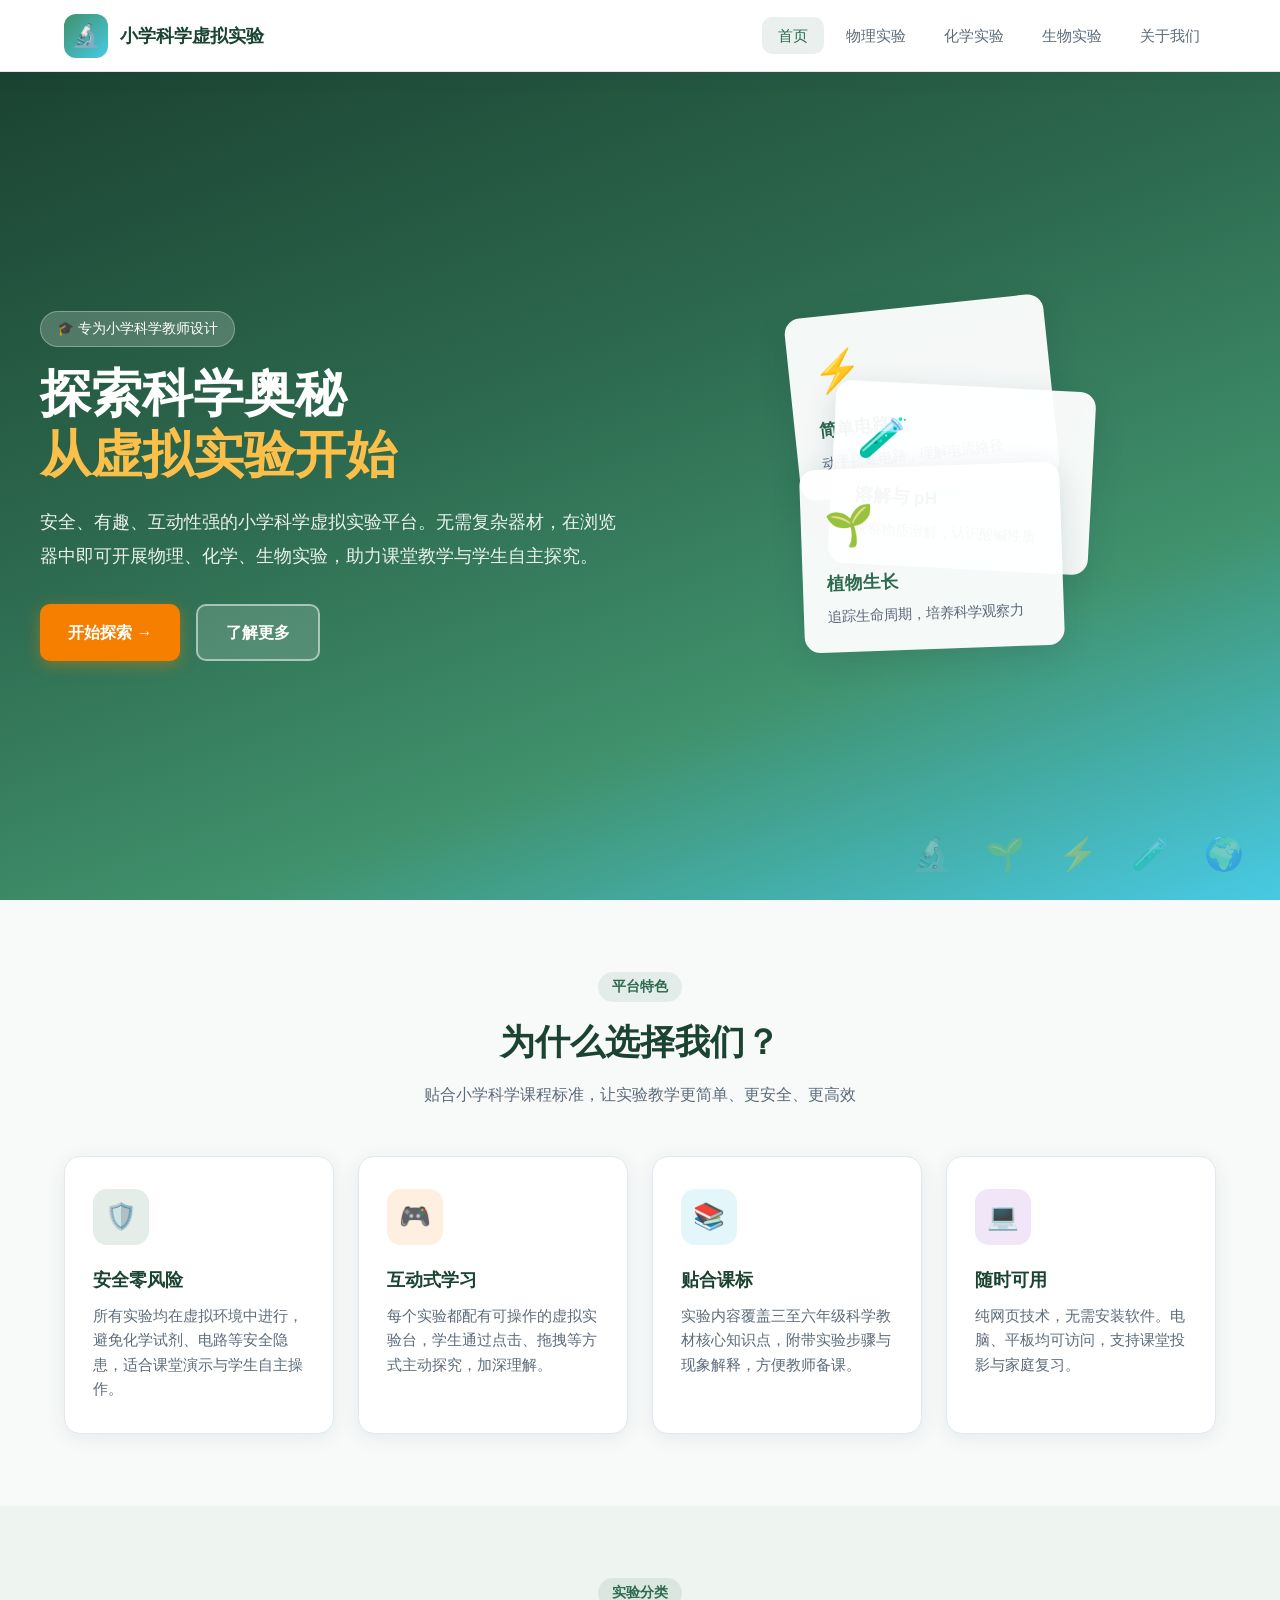
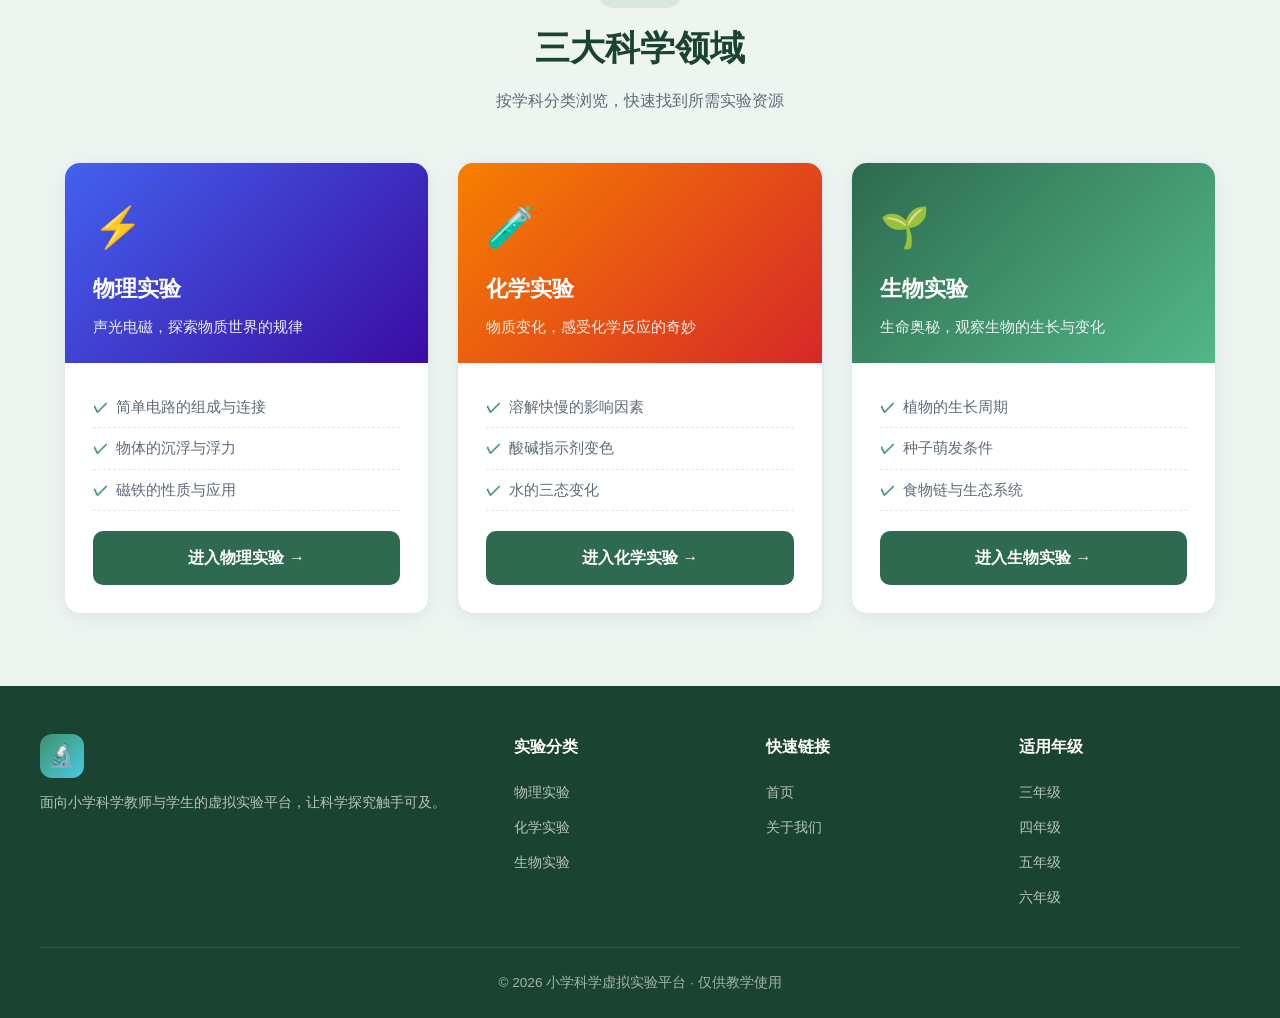
<file: index.html>
<!DOCTYPE html>
<html lang="zh-CN">
<head>
  <meta charset="UTF-8">
  <meta name="viewport" content="width=device-width, initial-scale=1.0">
  <title>小学科学虚拟实验 - 首页</title>
  <link rel="stylesheet" href="css/style.css">
</head>
<body>

  <!-- 导航栏 -->
  <nav class="navbar">
    <div class="nav-container">
      <a href="index.html" class="logo">
        <div class="logo-icon">🔬</div>
        <span>小学科学虚拟实验</span>
      </a>
      <button class="nav-toggle" aria-label="打开菜单">
        <span></span><span></span><span></span>
      </button>
      <ul class="nav-links">
        <li><a href="index.html">首页</a></li>
        <li><a href="physics.html">物理实验</a></li>
        <li><a href="chemistry.html">化学实验</a></li>
        <li><a href="biology.html">生物实验</a></li>
        <li><a href="about.html">关于我们</a></li>
      </ul>
    </div>
  </nav>

  <!-- 首页横幅 -->
  <section class="home-hero">
    <div class="home-hero-content">
      <div class="home-hero-text">
        <div class="hero-badge">🎓 专为小学科学教师设计</div>
        <h1>探索科学奥秘<br><span>从虚拟实验开始</span></h1>
        <p>安全、有趣、互动性强的小学科学虚拟实验平台。无需复杂器材，在浏览器中即可开展物理、化学、生物实验，助力课堂教学与学生自主探究。</p>
        <div class="hero-buttons">
          <a href="physics.html" class="btn btn-primary">开始探索 →</a>
          <a href="about.html" class="btn btn-outline">了解更多</a>
        </div>
      </div>
      <div class="hero-visual">
        <div class="hero-card-stack">
          <div class="hero-card">
            <div class="card-icon">⚡</div>
            <h3>简单电路</h3>
            <p>动手搭建电路，理解电流路径</p>
          </div>
          <div class="hero-card">
            <div class="card-icon">🧪</div>
            <h3>溶解与 pH</h3>
            <p>观察物质溶解，认识酸碱性质</p>
          </div>
          <div class="hero-card">
            <div class="card-icon">🌱</div>
            <h3>植物生长</h3>
            <p>追踪生命周期，培养科学观察力</p>
          </div>
        </div>
      </div>
    </div>
  </section>

  <!-- 平台特色 -->
  <section class="section">
    <div class="container">
      <div class="section-header">
        <span class="section-tag">平台特色</span>
        <h2>为什么选择我们？</h2>
        <p>贴合小学科学课程标准，让实验教学更简单、更安全、更高效</p>
      </div>
      <div class="features-grid">
        <div class="feature-card">
          <div class="feature-icon green">🛡️</div>
          <h3>安全零风险</h3>
          <p>所有实验均在虚拟环境中进行，避免化学试剂、电路等安全隐患，适合课堂演示与学生自主操作。</p>
        </div>
        <div class="feature-card">
          <div class="feature-icon orange">🎮</div>
          <h3>互动式学习</h3>
          <p>每个实验都配有可操作的虚拟实验台，学生通过点击、拖拽等方式主动探究，加深理解。</p>
        </div>
        <div class="feature-card">
          <div class="feature-icon blue">📚</div>
          <h3>贴合课标</h3>
          <p>实验内容覆盖三至六年级科学教材核心知识点，附带实验步骤与现象解释，方便教师备课。</p>
        </div>
        <div class="feature-card">
          <div class="feature-icon purple">💻</div>
          <h3>随时可用</h3>
          <p>纯网页技术，无需安装软件。电脑、平板均可访问，支持课堂投影与家庭复习。</p>
        </div>
      </div>
    </div>
  </section>

  <!-- 学科分类 -->
  <section class="section" style="background: #eef5f1;">
    <div class="container">
      <div class="section-header">
        <span class="section-tag">实验分类</span>
        <h2>三大科学领域</h2>
        <p>按学科分类浏览，快速找到所需实验资源</p>
      </div>
      <div class="subject-grid">
        <div class="subject-card">
          <div class="subject-card-header physics">
            <div class="subject-icon">⚡</div>
            <h3>物理实验</h3>
            <p>声光电磁，探索物质世界的规律</p>
          </div>
          <div class="subject-card-body">
            <ul>
              <li>简单电路的组成与连接</li>
              <li>物体的沉浮与浮力</li>
              <li>磁铁的性质与应用</li>
            </ul>
            <a href="physics.html" class="btn">进入物理实验 →</a>
          </div>
        </div>
        <div class="subject-card">
          <div class="subject-card-header chemistry">
            <div class="subject-icon">🧪</div>
            <h3>化学实验</h3>
            <p>物质变化，感受化学反应的奇妙</p>
          </div>
          <div class="subject-card-body">
            <ul>
              <li>溶解快慢的影响因素</li>
              <li>酸碱指示剂变色</li>
              <li>水的三态变化</li>
            </ul>
            <a href="chemistry.html" class="btn">进入化学实验 →</a>
          </div>
        </div>
        <div class="subject-card">
          <div class="subject-card-header biology">
            <div class="subject-icon">🌱</div>
            <h3>生物实验</h3>
            <p>生命奥秘，观察生物的生长与变化</p>
          </div>
          <div class="subject-card-body">
            <ul>
              <li>植物的生长周期</li>
              <li>种子萌发条件</li>
              <li>食物链与生态系统</li>
            </ul>
            <a href="biology.html" class="btn">进入生物实验 →</a>
          </div>
        </div>
      </div>
    </div>
  </section>

  <!-- 页脚 -->
  <footer class="footer">
    <div class="footer-grid">
      <div class="footer-brand">
        <div class="logo">
          <div class="logo-icon">🔬</div>
          <span>小学科学虚拟实验</span>
        </div>
        <p>面向小学科学教师与学生的虚拟实验平台，让科学探究触手可及。</p>
      </div>
      <div class="footer-links">
        <h4>实验分类</h4>
        <a href="physics.html">物理实验</a>
        <a href="chemistry.html">化学实验</a>
        <a href="biology.html">生物实验</a>
      </div>
      <div class="footer-links">
        <h4>快速链接</h4>
        <a href="index.html">首页</a>
        <a href="about.html">关于我们</a>
      </div>
      <div class="footer-links">
        <h4>适用年级</h4>
        <a href="#">三年级</a>
        <a href="#">四年级</a>
        <a href="#">五年级</a>
        <a href="#">六年级</a>
      </div>
    </div>
    <div class="footer-bottom">
      <p>© 2026 小学科学虚拟实验平台 · 仅供教学使用</p>
    </div>
  </footer>

  <script src="js/main.js"></script>
</body>
</html>
</file>
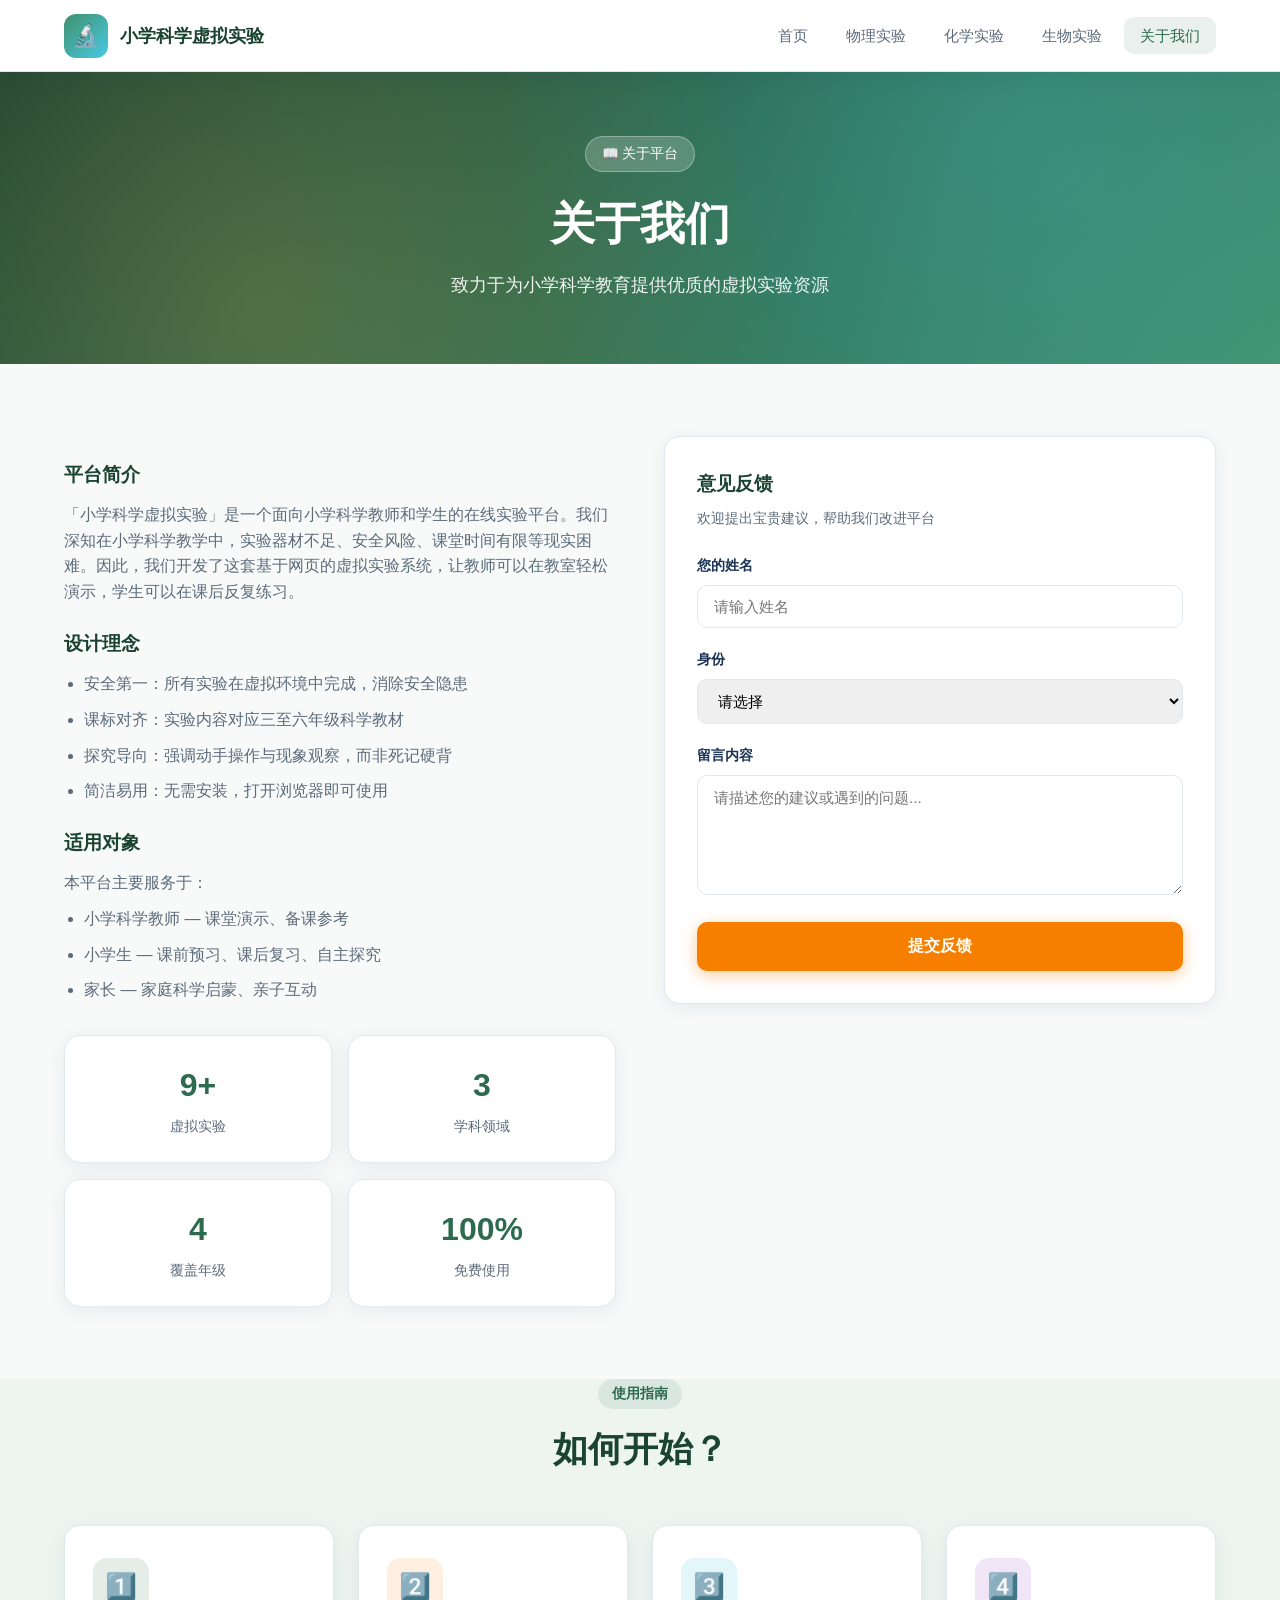
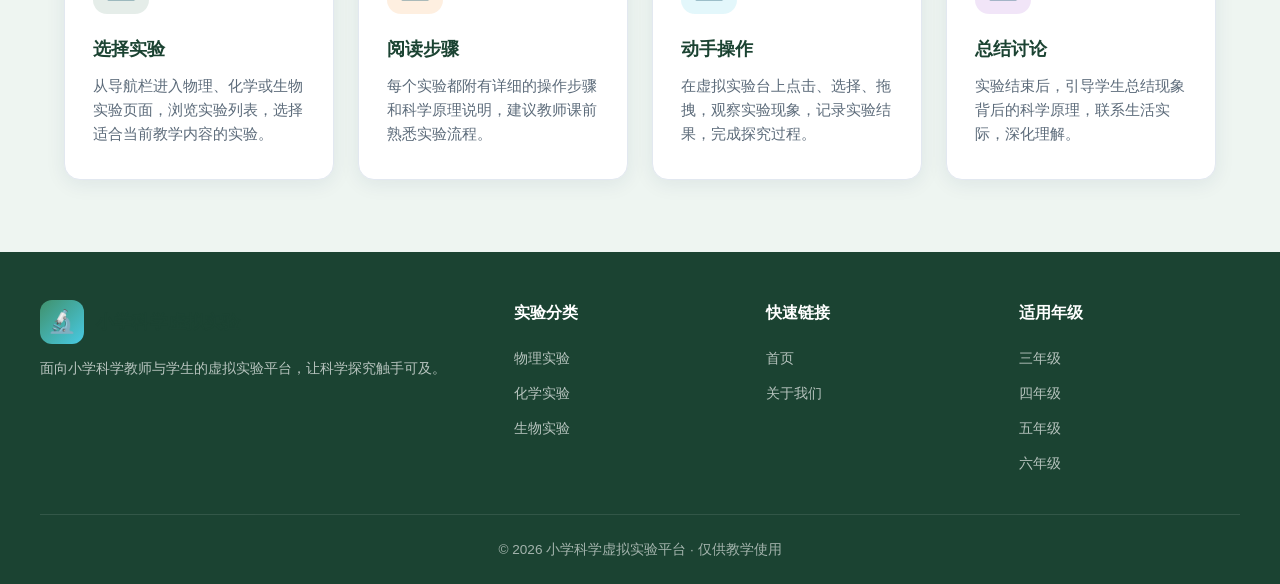
<file: about.html>
<!DOCTYPE html>
<html lang="zh-CN">
<head>
  <meta charset="UTF-8">
  <meta name="viewport" content="width=device-width, initial-scale=1.0">
  <title>关于我们 - 小学科学虚拟实验</title>
  <link rel="stylesheet" href="css/style.css">
</head>
<body>

  <nav class="navbar">
    <div class="nav-container">
      <a href="index.html" class="logo">
        <div class="logo-icon">🔬</div>
        <span>小学科学虚拟实验</span>
      </a>
      <button class="nav-toggle" aria-label="打开菜单">
        <span></span><span></span><span></span>
      </button>
      <ul class="nav-links">
        <li><a href="index.html">首页</a></li>
        <li><a href="physics.html">物理实验</a></li>
        <li><a href="chemistry.html">化学实验</a></li>
        <li><a href="biology.html">生物实验</a></li>
        <li><a href="about.html">关于我们</a></li>
      </ul>
    </div>
  </nav>

  <header class="page-hero">
    <div class="container">
      <div class="hero-badge">📖 关于平台</div>
      <h1>关于我们</h1>
      <p>致力于为小学科学教育提供优质的虚拟实验资源</p>
    </div>
  </header>

  <section class="section">
    <div class="container">
      <div class="about-content">
        <div class="about-text">
          <h3>平台简介</h3>
          <p>「小学科学虚拟实验」是一个面向小学科学教师和学生的在线实验平台。我们深知在小学科学教学中，实验器材不足、安全风险、课堂时间有限等现实困难。因此，我们开发了这套基于网页的虚拟实验系统，让教师可以在教室轻松演示，学生可以在课后反复练习。</p>

          <h3>设计理念</h3>
          <ul>
            <li>安全第一：所有实验在虚拟环境中完成，消除安全隐患</li>
            <li>课标对齐：实验内容对应三至六年级科学教材</li>
            <li>探究导向：强调动手操作与现象观察，而非死记硬背</li>
            <li>简洁易用：无需安装，打开浏览器即可使用</li>
          </ul>

          <h3>适用对象</h3>
          <p>本平台主要服务于：</p>
          <ul>
            <li>小学科学教师 — 课堂演示、备课参考</li>
            <li>小学生 — 课前预习、课后复习、自主探究</li>
            <li>家长 — 家庭科学启蒙、亲子互动</li>
          </ul>

          <div class="about-stats" style="margin-top: 32px;">
            <div class="stat-box">
              <div class="stat-num">9+</div>
              <div class="stat-label">虚拟实验</div>
            </div>
            <div class="stat-box">
              <div class="stat-num">3</div>
              <div class="stat-label">学科领域</div>
            </div>
            <div class="stat-box">
              <div class="stat-num">4</div>
              <div class="stat-label">覆盖年级</div>
            </div>
            <div class="stat-box">
              <div class="stat-num">100%</div>
              <div class="stat-label">免费使用</div>
            </div>
          </div>
        </div>

        <div class="contact-form">
          <h3 style="margin-bottom: 8px; color: var(--primary-dark);">意见反馈</h3>
          <p style="color: var(--text-muted); font-size: 0.9rem; margin-bottom: 24px;">欢迎提出宝贵建议，帮助我们改进平台</p>
          <form id="contact-form">
            <div class="form-group">
              <label for="name">您的姓名</label>
              <input type="text" id="name" name="name" placeholder="请输入姓名" required>
            </div>
            <div class="form-group">
              <label for="role">身份</label>
              <select id="role" name="role" required>
                <option value="">请选择</option>
                <option value="teacher">科学教师</option>
                <option value="student">学生</option>
                <option value="parent">家长</option>
                <option value="other">其他</option>
              </select>
            </div>
            <div class="form-group">
              <label for="message">留言内容</label>
              <textarea id="message" name="message" placeholder="请描述您的建议或遇到的问题..." required></textarea>
            </div>
            <button type="submit" class="btn btn-primary" style="width: 100%; justify-content: center;">提交反馈</button>
          </form>
        </div>
      </div>
    </div>
  </section>

  <section class="section" style="background: #eef5f1; padding-top: 0;">
    <div class="container">
      <div class="section-header">
        <span class="section-tag">使用指南</span>
        <h2>如何开始？</h2>
      </div>
      <div class="features-grid">
        <div class="feature-card">
          <div class="feature-icon green">1️⃣</div>
          <h3>选择实验</h3>
          <p>从导航栏进入物理、化学或生物实验页面，浏览实验列表，选择适合当前教学内容的实验。</p>
        </div>
        <div class="feature-card">
          <div class="feature-icon orange">2️⃣</div>
          <h3>阅读步骤</h3>
          <p>每个实验都附有详细的操作步骤和科学原理说明，建议教师课前熟悉实验流程。</p>
        </div>
        <div class="feature-card">
          <div class="feature-icon blue">3️⃣</div>
          <h3>动手操作</h3>
          <p>在虚拟实验台上点击、选择、拖拽，观察实验现象，记录实验结果，完成探究过程。</p>
        </div>
        <div class="feature-card">
          <div class="feature-icon purple">4️⃣</div>
          <h3>总结讨论</h3>
          <p>实验结束后，引导学生总结现象背后的科学原理，联系生活实际，深化理解。</p>
        </div>
      </div>
    </div>
  </section>

  <footer class="footer">
    <div class="footer-grid">
      <div class="footer-brand">
        <div class="logo">
          <div class="logo-icon">🔬</div>
          <span>小学科学虚拟实验</span>
        </div>
        <p>面向小学科学教师与学生的虚拟实验平台，让科学探究触手可及。</p>
      </div>
      <div class="footer-links">
        <h4>实验分类</h4>
        <a href="physics.html">物理实验</a>
        <a href="chemistry.html">化学实验</a>
        <a href="biology.html">生物实验</a>
      </div>
      <div class="footer-links">
        <h4>快速链接</h4>
        <a href="index.html">首页</a>
        <a href="about.html">关于我们</a>
      </div>
      <div class="footer-links">
        <h4>适用年级</h4>
        <a href="#">三年级</a>
        <a href="#">四年级</a>
        <a href="#">五年级</a>
        <a href="#">六年级</a>
      </div>
    </div>
    <div class="footer-bottom">
      <p>© 2026 小学科学虚拟实验平台 · 仅供教学使用</p>
    </div>
  </footer>

  <script src="js/main.js"></script>
</body>
</html>
</file>
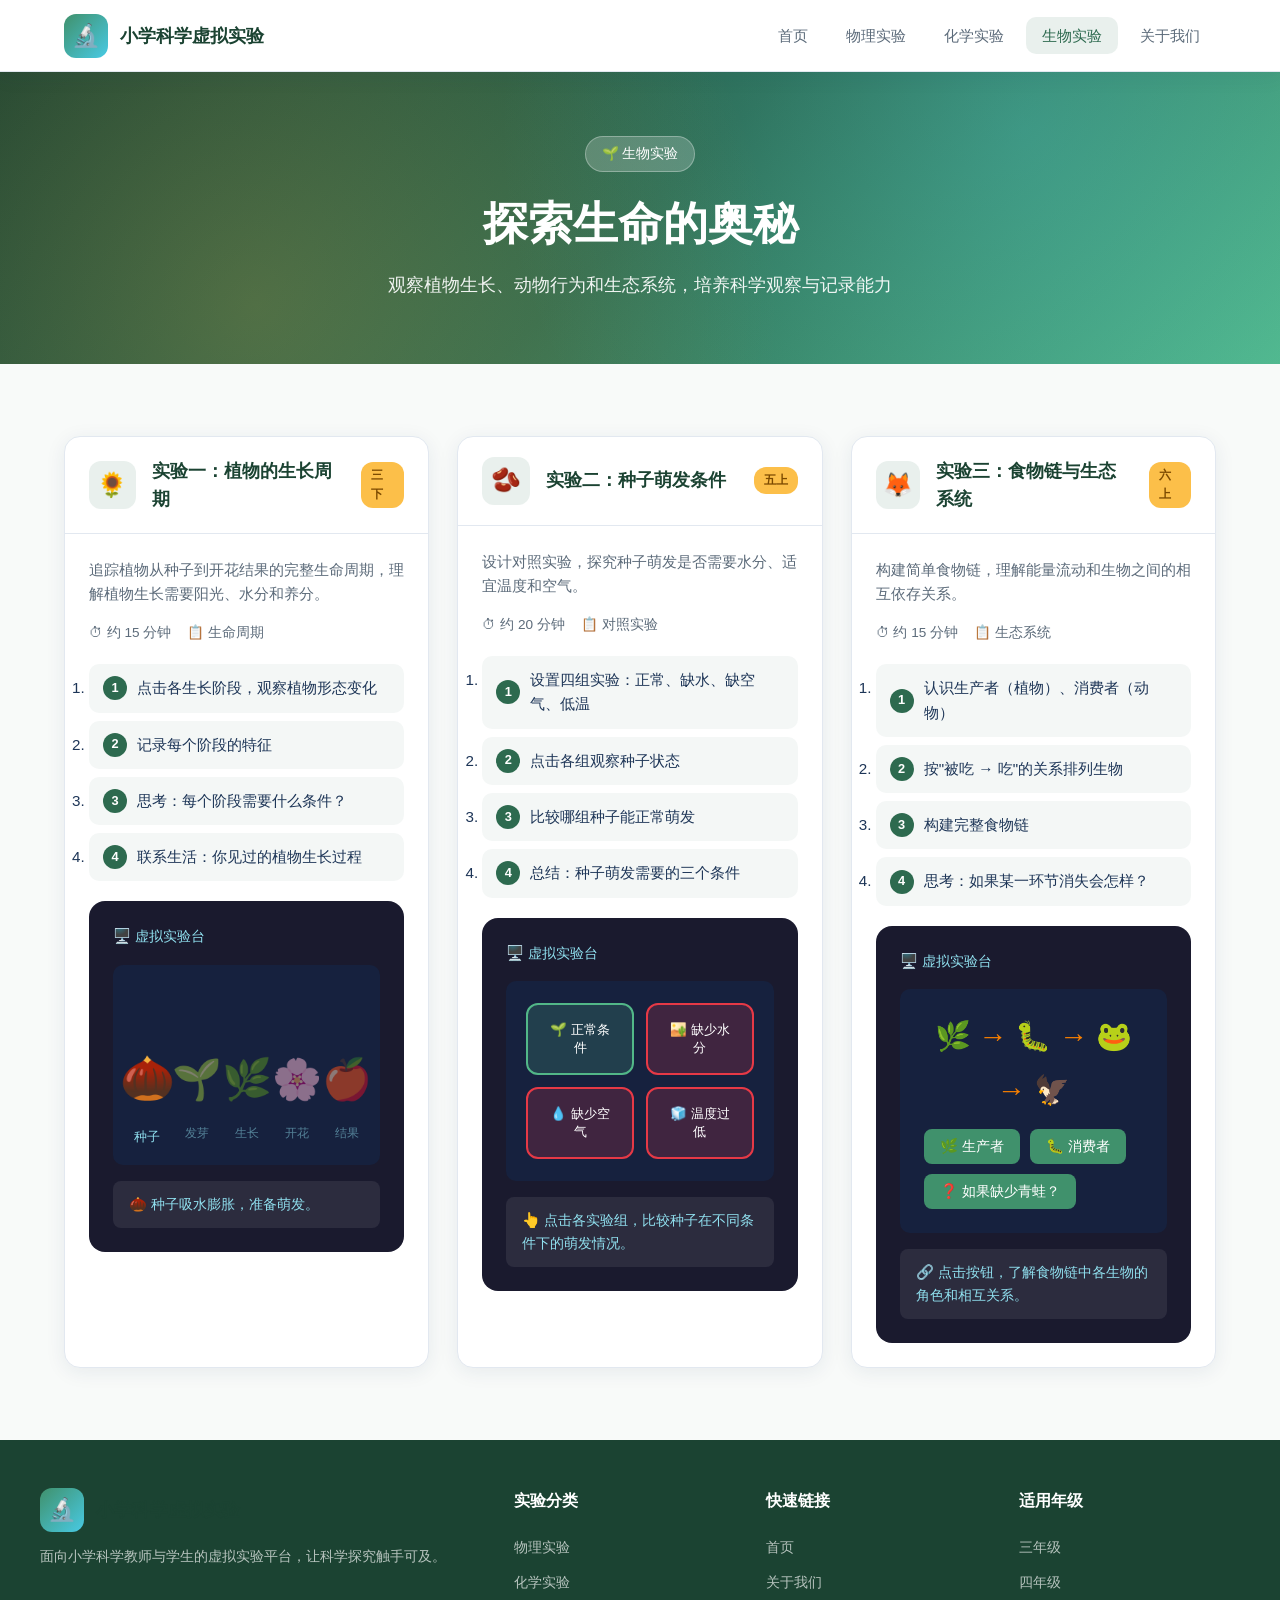
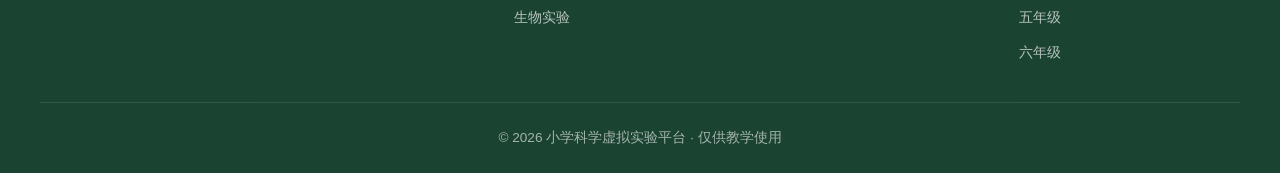
<file: biology.html>
<!DOCTYPE html>
<html lang="zh-CN">
<head>
  <meta charset="UTF-8">
  <meta name="viewport" content="width=device-width, initial-scale=1.0">
  <title>生物实验 - 小学科学虚拟实验</title>
  <link rel="stylesheet" href="css/style.css">
</head>
<body>

  <nav class="navbar">
    <div class="nav-container">
      <a href="index.html" class="logo">
        <div class="logo-icon">🔬</div>
        <span>小学科学虚拟实验</span>
      </a>
      <button class="nav-toggle" aria-label="打开菜单">
        <span></span><span></span><span></span>
      </button>
      <ul class="nav-links">
        <li><a href="index.html">首页</a></li>
        <li><a href="physics.html">物理实验</a></li>
        <li><a href="chemistry.html">化学实验</a></li>
        <li><a href="biology.html">生物实验</a></li>
        <li><a href="about.html">关于我们</a></li>
      </ul>
    </div>
  </nav>

  <header class="page-hero" style="background: linear-gradient(135deg, #1b4332 0%, #2d6a4f 50%, #52b788 100%);">
    <div class="container">
      <div class="hero-badge">🌱 生物实验</div>
      <h1>探索生命的奥秘</h1>
      <p>观察植物生长、动物行为和生态系统，培养科学观察与记录能力</p>
    </div>
  </header>

  <section class="section">
    <div class="container">
      <div class="experiment-grid">

        <!-- 实验1：植物生长 -->
        <article class="experiment-card">
          <div class="experiment-card-header">
            <div class="exp-icon">🌻</div>
            <h3>实验一：植物的生长周期</h3>
            <span class="grade-tag">三下</span>
          </div>
          <div class="experiment-card-body">
            <p>追踪植物从种子到开花结果的完整生命周期，理解植物生长需要阳光、水分和养分。</p>
            <div class="experiment-meta">
              <span>⏱ 约 15 分钟</span>
              <span>📋 生命周期</span>
            </div>
            <ol class="steps-list">
              <li>点击各生长阶段，观察植物形态变化</li>
              <li>记录每个阶段的特征</li>
              <li>思考：每个阶段需要什么条件？</li>
              <li>联系生活：你见过的植物生长过程</li>
            </ol>
            <div class="lab-panel">
              <div class="lab-panel-title">🖥️ 虚拟实验台</div>
              <div class="lab-canvas">
                <div class="plant-stages">
                  <div class="plant-stage active">
                    <span class="plant-emoji">🌰</span>
                    <span>种子</span>
                  </div>
                  <div class="plant-stage">
                    <span class="plant-emoji">🌱</span>
                    <span>发芽</span>
                  </div>
                  <div class="plant-stage">
                    <span class="plant-emoji">🌿</span>
                    <span>生长</span>
                  </div>
                  <div class="plant-stage">
                    <span class="plant-emoji">🌸</span>
                    <span>开花</span>
                  </div>
                  <div class="plant-stage">
                    <span class="plant-emoji">🍎</span>
                    <span>结果</span>
                  </div>
                </div>
              </div>
              <div class="lab-result" id="plant-result">🌰 种子吸水膨胀，准备萌发。</div>
            </div>
          </div>
        </article>

        <!-- 实验2：种子萌发 -->
        <article class="experiment-card">
          <div class="experiment-card-header">
            <div class="exp-icon">🫘</div>
            <h3>实验二：种子萌发条件</h3>
            <span class="grade-tag">五上</span>
          </div>
          <div class="experiment-card-body">
            <p>设计对照实验，探究种子萌发是否需要水分、适宜温度和空气。</p>
            <div class="experiment-meta">
              <span>⏱ 约 20 分钟</span>
              <span>📋 对照实验</span>
            </div>
            <ol class="steps-list">
              <li>设置四组实验：正常、缺水、缺空气、低温</li>
              <li>点击各组观察种子状态</li>
              <li>比较哪组种子能正常萌发</li>
              <li>总结：种子萌发需要的三个条件</li>
            </ol>
            <div class="lab-panel">
              <div class="lab-panel-title">🖥️ 虚拟实验台</div>
              <div class="lab-canvas" style="padding: 20px;">
                <div style="display: grid; grid-template-columns: repeat(2, 1fr); gap: 12px; width: 100%; max-width: 360px;">
                  <button style="padding: 16px; border: 2px solid #52b788; border-radius: 12px; background: rgba(82,183,136,0.2); color: #fff; cursor: pointer; font-family: inherit;" onclick="document.getElementById('seed-result').textContent='✅ 正常组：有水分、适宜温度、充足空气，种子成功萌发！'">
                    🌱 正常条件
                  </button>
                  <button style="padding: 16px; border: 2px solid #e63946; border-radius: 12px; background: rgba(230,57,70,0.2); color: #fff; cursor: pointer; font-family: inherit;" onclick="document.getElementById('seed-result').textContent='❌ 缺水组：没有水分，种子无法萌发。'">
                    🏜️ 缺少水分
                  </button>
                  <button style="padding: 16px; border: 2px solid #e63946; border-radius: 12px; background: rgba(230,57,70,0.2); color: #fff; cursor: pointer; font-family: inherit;" onclick="document.getElementById('seed-result').textContent='❌ 缺空气组：种子被水淹没缺少空气，无法萌发。'">
                    💧 缺少空气
                  </button>
                  <button style="padding: 16px; border: 2px solid #e63946; border-radius: 12px; background: rgba(230,57,70,0.2); color: #fff; cursor: pointer; font-family: inherit;" onclick="document.getElementById('seed-result').textContent='❌ 低温组：温度过低，种子处于休眠状态。'">
                    🧊 温度过低
                  </button>
                </div>
              </div>
              <div class="lab-result" id="seed-result">👆 点击各实验组，比较种子在不同条件下的萌发情况。</div>
            </div>
          </div>
        </article>

        <!-- 实验3：食物链 -->
        <article class="experiment-card">
          <div class="experiment-card-header">
            <div class="exp-icon">🦊</div>
            <h3>实验三：食物链与生态系统</h3>
            <span class="grade-tag">六上</span>
          </div>
          <div class="experiment-card-body">
            <p>构建简单食物链，理解能量流动和生物之间的相互依存关系。</p>
            <div class="experiment-meta">
              <span>⏱ 约 15 分钟</span>
              <span>📋 生态系统</span>
            </div>
            <ol class="steps-list">
              <li>认识生产者（植物）、消费者（动物）</li>
              <li>按"被吃 → 吃"的关系排列生物</li>
              <li>构建完整食物链</li>
              <li>思考：如果某一环节消失会怎样？</li>
            </ol>
            <div class="lab-panel">
              <div class="lab-panel-title">🖥️ 虚拟实验台</div>
              <div class="lab-canvas" style="flex-direction: column; gap: 16px; padding: 24px;">
                <div style="display: flex; align-items: center; gap: 8px; flex-wrap: wrap; justify-content: center; font-size: 1.8rem;">
                  <span>🌿</span><span style="color: var(--accent);">→</span>
                  <span>🐛</span><span style="color: var(--accent);">→</span>
                  <span>🐸</span><span style="color: var(--accent);">→</span>
                  <span>🦅</span>
                </div>
                <div class="lab-controls">
                  <button onclick="document.getElementById('chain-result').textContent='🌿 草是生产者，通过光合作用制造有机物，是食物链的起点。'">🌿 生产者</button>
                  <button onclick="document.getElementById('chain-result').textContent='🐛 毛虫吃草，是初级消费者，属于食物链的第二环节。'">🐛 消费者</button>
                  <button onclick="document.getElementById('chain-result').textContent='⚠️ 如果青蛙消失，毛虫会大量繁殖，草被过度啃食，生态平衡被破坏！'">❓ 如果缺少青蛙？</button>
                </div>
              </div>
              <div class="lab-result" id="chain-result">🔗 点击按钮，了解食物链中各生物的角色和相互关系。</div>
            </div>
          </div>
        </article>

      </div>
    </div>
  </section>

  <footer class="footer">
    <div class="footer-grid">
      <div class="footer-brand">
        <div class="logo">
          <div class="logo-icon">🔬</div>
          <span>小学科学虚拟实验</span>
        </div>
        <p>面向小学科学教师与学生的虚拟实验平台，让科学探究触手可及。</p>
      </div>
      <div class="footer-links">
        <h4>实验分类</h4>
        <a href="physics.html">物理实验</a>
        <a href="chemistry.html">化学实验</a>
        <a href="biology.html">生物实验</a>
      </div>
      <div class="footer-links">
        <h4>快速链接</h4>
        <a href="index.html">首页</a>
        <a href="about.html">关于我们</a>
      </div>
      <div class="footer-links">
        <h4>适用年级</h4>
        <a href="#">三年级</a>
        <a href="#">四年级</a>
        <a href="#">五年级</a>
        <a href="#">六年级</a>
      </div>
    </div>
    <div class="footer-bottom">
      <p>© 2026 小学科学虚拟实验平台 · 仅供教学使用</p>
    </div>
  </footer>

  <script src="js/main.js"></script>
  <script src="js/experiments.js"></script>
</body>
</html>
</file>
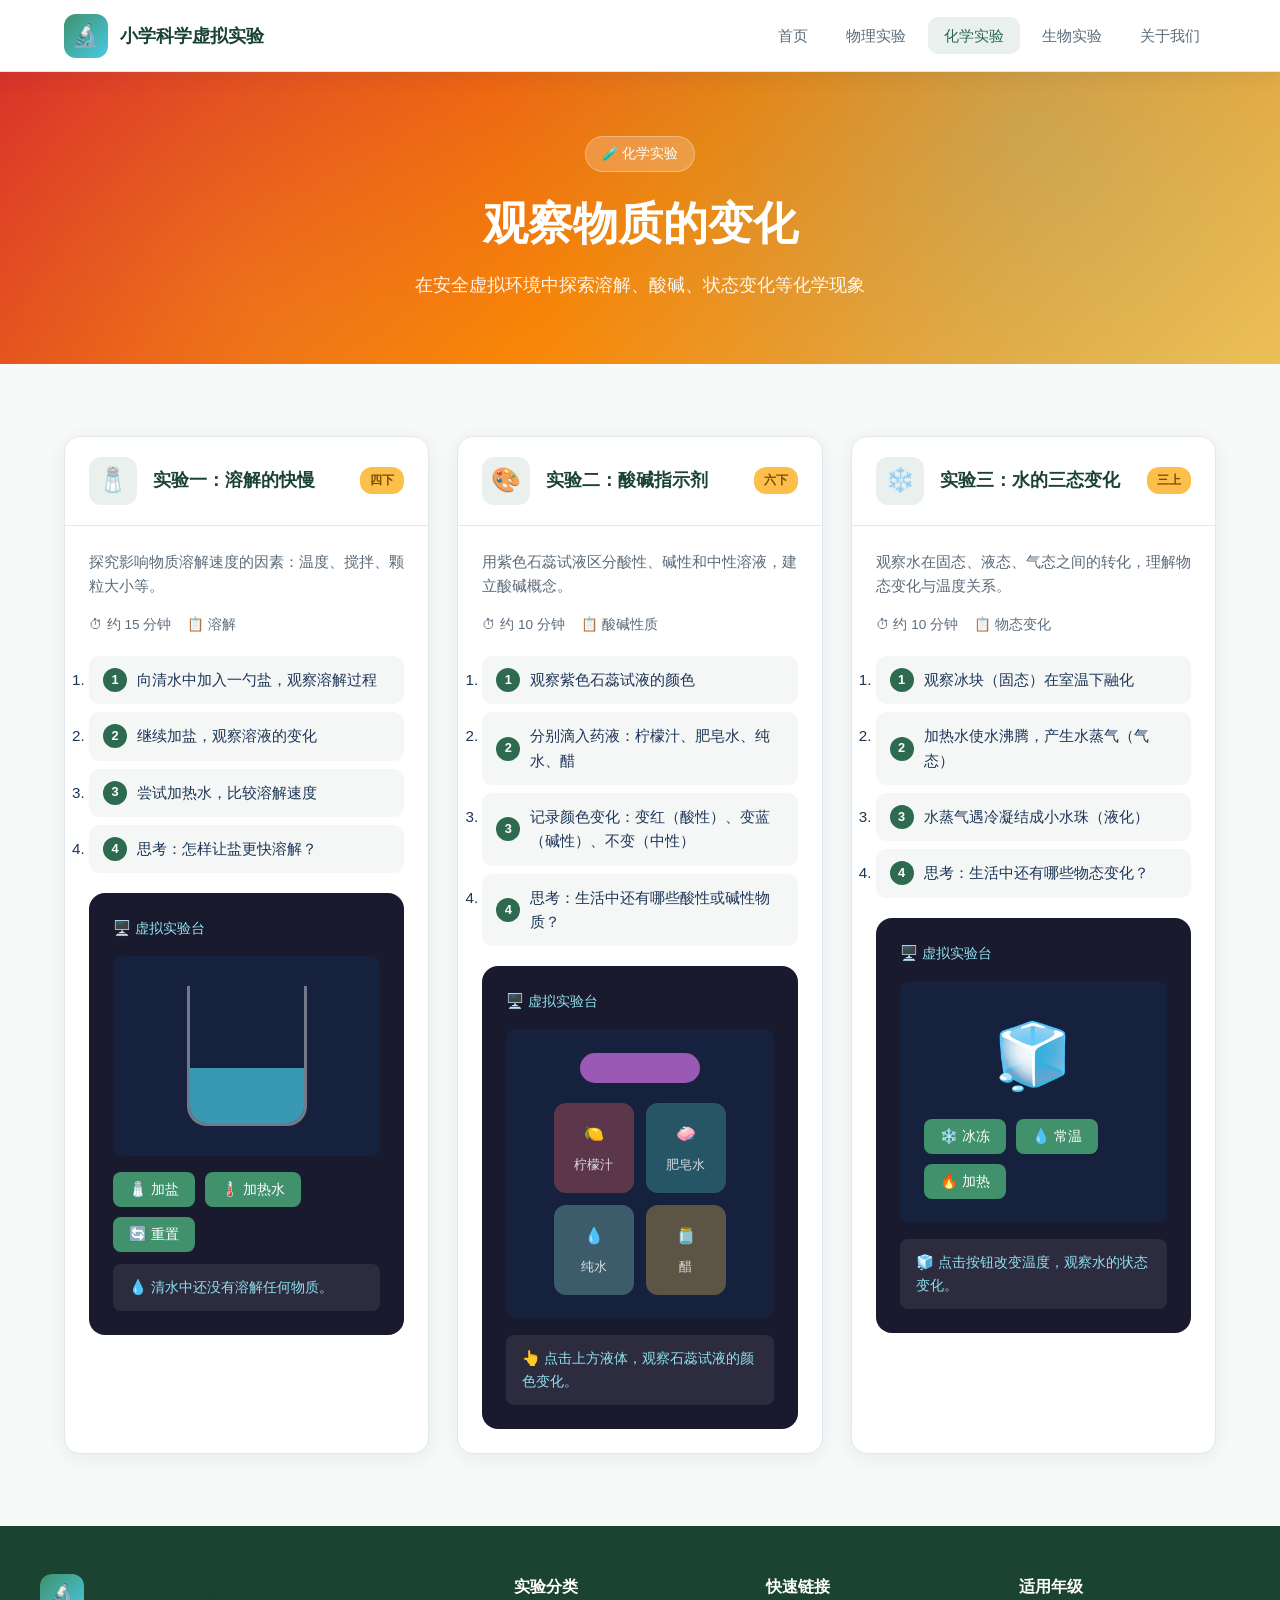
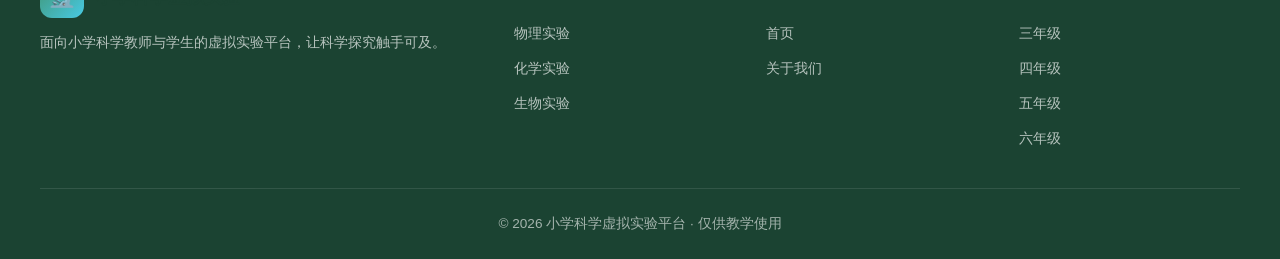
<file: chemistry.html>
<!DOCTYPE html>
<html lang="zh-CN">
<head>
  <meta charset="UTF-8">
  <meta name="viewport" content="width=device-width, initial-scale=1.0">
  <title>化学实验 - 小学科学虚拟实验</title>
  <link rel="stylesheet" href="css/style.css">
</head>
<body>

  <nav class="navbar">
    <div class="nav-container">
      <a href="index.html" class="logo">
        <div class="logo-icon">🔬</div>
        <span>小学科学虚拟实验</span>
      </a>
      <button class="nav-toggle" aria-label="打开菜单">
        <span></span><span></span><span></span>
      </button>
      <ul class="nav-links">
        <li><a href="index.html">首页</a></li>
        <li><a href="physics.html">物理实验</a></li>
        <li><a href="chemistry.html">化学实验</a></li>
        <li><a href="biology.html">生物实验</a></li>
        <li><a href="about.html">关于我们</a></li>
      </ul>
    </div>
  </nav>

  <header class="page-hero" style="background: linear-gradient(135deg, #d62828 0%, #f77f00 50%, #fcbf49 100%);">
    <div class="container">
      <div class="hero-badge">🧪 化学实验</div>
      <h1>观察物质的变化</h1>
      <p>在安全虚拟环境中探索溶解、酸碱、状态变化等化学现象</p>
    </div>
  </header>

  <section class="section">
    <div class="container">
      <div class="experiment-grid">

        <!-- 实验1：溶解 -->
        <article class="experiment-card">
          <div class="experiment-card-header">
            <div class="exp-icon">🧂</div>
            <h3>实验一：溶解的快慢</h3>
            <span class="grade-tag">四下</span>
          </div>
          <div class="experiment-card-body">
            <p>探究影响物质溶解速度的因素：温度、搅拌、颗粒大小等。</p>
            <div class="experiment-meta">
              <span>⏱ 约 15 分钟</span>
              <span>📋 溶解</span>
            </div>
            <ol class="steps-list">
              <li>向清水中加入一勺盐，观察溶解过程</li>
              <li>继续加盐，观察溶液的变化</li>
              <li>尝试加热水，比较溶解速度</li>
              <li>思考：怎样让盐更快溶解？</li>
            </ol>
            <div class="lab-panel">
              <div class="lab-panel-title">🖥️ 虚拟实验台</div>
              <div class="lab-canvas">
                <div class="dissolve-cup" id="dissolve-cup">
                  <div class="dissolve-liquid" id="dissolve-liquid" style="height: 40%;"></div>
                </div>
              </div>
              <div class="lab-controls">
                <button data-dissolve="add-salt">🧂 加盐</button>
                <button data-dissolve="add-hot">🌡️ 加热水</button>
                <button data-dissolve="reset">🔄 重置</button>
              </div>
              <div class="lab-result" id="dissolve-result">💧 清水中还没有溶解任何物质。</div>
            </div>
          </div>
        </article>

        <!-- 实验2：pH指示剂 -->
        <article class="experiment-card">
          <div class="experiment-card-header">
            <div class="exp-icon">🎨</div>
            <h3>实验二：酸碱指示剂</h3>
            <span class="grade-tag">六下</span>
          </div>
          <div class="experiment-card-body">
            <p>用紫色石蕊试液区分酸性、碱性和中性溶液，建立酸碱概念。</p>
            <div class="experiment-meta">
              <span>⏱ 约 10 分钟</span>
              <span>📋 酸碱性质</span>
            </div>
            <ol class="steps-list">
              <li>观察紫色石蕊试液的颜色</li>
              <li>分别滴入药液：柠檬汁、肥皂水、纯水、醋</li>
              <li>记录颜色变化：变红（酸性）、变蓝（碱性）、不变（中性）</li>
              <li>思考：生活中还有哪些酸性或碱性物质？</li>
            </ol>
            <div class="lab-panel">
              <div class="lab-panel-title">🖥️ 虚拟实验台</div>
              <div class="lab-canvas" style="flex-direction: column; gap: 20px; padding: 24px;">
                <div id="ph-indicator" style="width: 120px; height: 30px; background: #9b59b6; border-radius: 15px; transition: 0.5s;"></div>
                <div class="ph-strip">
                  <div class="ph-item" data-ph="lemon" style="background: rgba(255,107,107,0.3);">
                    🍋
                    <div class="ph-label">柠檬汁</div>
                  </div>
                  <div class="ph-item" data-ph="soap" style="background: rgba(78,205,196,0.3);">
                    🧼
                    <div class="ph-label">肥皂水</div>
                  </div>
                  <div class="ph-item" data-ph="water" style="background: rgba(149,225,211,0.3);">
                    💧
                    <div class="ph-label">纯水</div>
                  </div>
                  <div class="ph-item" data-ph="vinegar" style="background: rgba(254,202,87,0.3);">
                    🫙
                    <div class="ph-label">醋</div>
                  </div>
                </div>
              </div>
              <div class="lab-result" id="ph-result">👆 点击上方液体，观察石蕊试液的颜色变化。</div>
            </div>
          </div>
        </article>

        <!-- 实验3：水的三态变化 -->
        <article class="experiment-card">
          <div class="experiment-card-header">
            <div class="exp-icon">❄️</div>
            <h3>实验三：水的三态变化</h3>
            <span class="grade-tag">三上</span>
          </div>
          <div class="experiment-card-body">
            <p>观察水在固态、液态、气态之间的转化，理解物态变化与温度关系。</p>
            <div class="experiment-meta">
              <span>⏱ 约 10 分钟</span>
              <span>📋 物态变化</span>
            </div>
            <ol class="steps-list">
              <li>观察冰块（固态）在室温下融化</li>
              <li>加热水使水沸腾，产生水蒸气（气态）</li>
              <li>水蒸气遇冷凝结成小水珠（液化）</li>
              <li>思考：生活中还有哪些物态变化？</li>
            </ol>
            <div class="lab-panel">
              <div class="lab-panel-title">🖥️ 虚拟实验台</div>
              <div class="lab-canvas" style="flex-direction: column; gap: 12px; padding: 24px;">
                <div id="water-state" style="font-size: 4rem; transition: 0.5s;">🧊</div>
                <div class="lab-controls">
                  <button onclick="setWaterState('ice', '🧊 固态：水在0°C以下结冰。')">❄️ 冰冻</button>
                  <button onclick="setWaterState('liquid', '💧 液态：常温下水的状态。')">💧 常温</button>
                  <button onclick="setWaterState('steam', '💨 气态：100°C水沸腾变成水蒸气。')">🔥 加热</button>
                </div>
              </div>
              <div class="lab-result" id="water-result">🧊 点击按钮改变温度，观察水的状态变化。</div>
            </div>
          </div>
        </article>

      </div>
    </div>
  </section>

  <footer class="footer">
    <div class="footer-grid">
      <div class="footer-brand">
        <div class="logo">
          <div class="logo-icon">🔬</div>
          <span>小学科学虚拟实验</span>
        </div>
        <p>面向小学科学教师与学生的虚拟实验平台，让科学探究触手可及。</p>
      </div>
      <div class="footer-links">
        <h4>实验分类</h4>
        <a href="physics.html">物理实验</a>
        <a href="chemistry.html">化学实验</a>
        <a href="biology.html">生物实验</a>
      </div>
      <div class="footer-links">
        <h4>快速链接</h4>
        <a href="index.html">首页</a>
        <a href="about.html">关于我们</a>
      </div>
      <div class="footer-links">
        <h4>适用年级</h4>
        <a href="#">三年级</a>
        <a href="#">四年级</a>
        <a href="#">五年级</a>
        <a href="#">六年级</a>
      </div>
    </div>
    <div class="footer-bottom">
      <p>© 2026 小学科学虚拟实验平台 · 仅供教学使用</p>
    </div>
  </footer>

  <script src="js/main.js"></script>
  <script src="js/experiments.js"></script>
  <script>
    function setWaterState(state, text) {
      const icons = { ice: '🧊', liquid: '💧', steam: '💨' };
      document.getElementById('water-state').textContent = icons[state];
      document.getElementById('water-result').textContent = text;
    }
  </script>
</body>
</html>
</file>
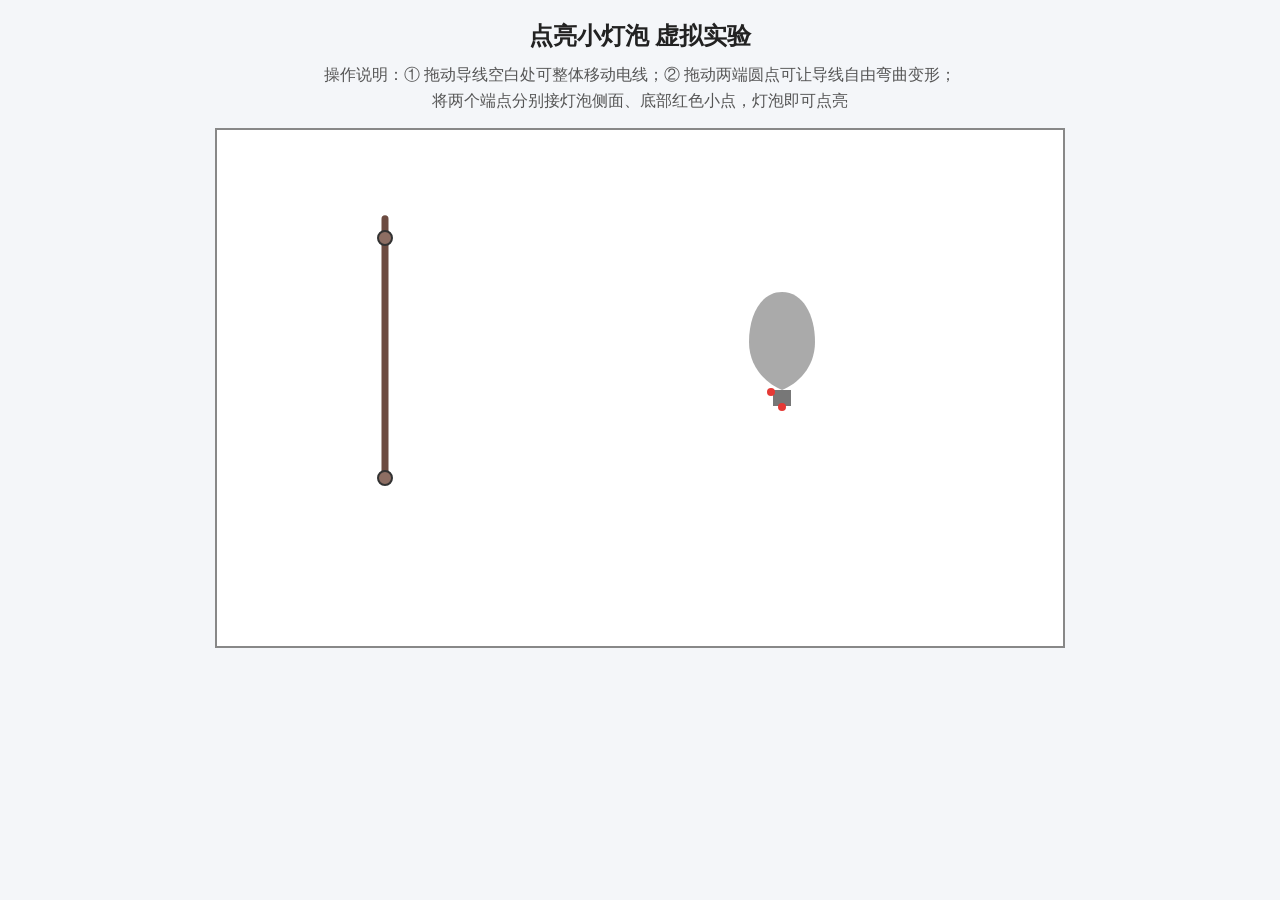
<file: experiment.html>
<!DOCTYPE html>
<html lang="zh-CN">
<head>
<meta charset="UTF-8">
<title>小学科学 - 点亮小灯泡(曲线软导线)</title>
<style>
* {
    margin: 0;
    padding: 0;
    box-sizing: border-box;
    user-select: none;
}
body {
    background: #f4f6f9;
    padding: 20px;
    font-family: "Microsoft Yahei", sans-serif;
}
h2 {
    text-align: center;
    margin-bottom: 10px;
    color: #222;
}
.tip {
    text-align: center;
    color: #555;
    margin-bottom: 15px;
    line-height: 1.6;
}
/* 实验面板 */
#panel {
    width: 850px;
    height: 520px;
    border: 2px solid #888;
    background: #fff;
    margin: 0 auto;
    position: relative;
    overflow: hidden;
}

/* 灯泡容器 */
.bulb {
    position: absolute;
    left: 520px;
    top: 150px;
    width: 90px;
    height: 130px;
}
.bulb-off { display: block; }
.bulb-on  { display: none; }

/* 小型红色接线点 */
.point-side {
    width: 8px;
    height: 8px;
    border-radius: 50%;
    background: #e53935;
    position: absolute;
    left: 30px;
    top: 108px;
}
.point-bottom {
    width: 8px;
    height: 8px;
    border-radius: 50%;
    background: #e53935;
    position: absolute;
    left: 41px;
    bottom: -1px;
}

/* 曲线导线绘制层 */
#wireSvg {
    position: absolute;
    top: 0;
    left: 0;
    width: 100%;
    height: 100%;
    pointer-events: none;
}
.curve-wire {
    stroke: #6d4c41;
    stroke-width: 7;
    stroke-linecap: round;
    fill: none;
}

/* 导线整体拖拽容器 */
.wire-wrap {
    position: absolute;
    cursor: grab;
    z-index: 5;
}
.wire-wrap:active {
    cursor: grabbing;
}

/* 导线两个端点 */
.wire-end {
    width: 16px;
    height: 16px;
    border-radius: 50%;
    background: #8d6e63;
    border: 2px solid #333;
    position: absolute;
    z-index: 10;
    cursor: grab;
}
.wire-end:active {
    cursor: grabbing;
}
</style>
</head>
<body>
<h2>点亮小灯泡 虚拟实验</h2>
<div class="tip">
操作说明：① 拖动导线空白处可整体移动电线；② 拖动两端圆点可让导线自由弯曲变形；<br>将两个端点分别接灯泡侧面、底部红色小点，灯泡即可点亮
</div>

<div id="panel">
    <!-- 小灯泡 + 红色接线点 -->
    <div class="bulb" id="bulbBox">
        <div class="point-side" id="pSide"></div>
        <div class="point-bottom" id="pBottom"></div>
        <svg class="bulb-off" width="90" height="130" viewBox="0 0 90 130">
            <path fill="#aaaaaa" d="M45,12 C66,12 78,35 78,62 C78,88 60,104 45,110 C30,104 12,88 12,62 C12,35 24,12 45,12Z"/>
            <rect x="36" y="110" width="18" height="16" fill="#777"/>
        </svg>
        <svg class="bulb-on" width="90" height="130" viewBox="0 0 90 130">
            <path fill="#ffd600" d="M45,12 C66,12 78,35 78,62 C78,88 60,104 45,110 C30,104 12,88 12,62 C12,35 24,12 45,12Z"/>
            <rect x="36" y="110" width="18" height="16" fill="#777"/>
        </svg>
    </div>

    <!-- 曲线导线 -->
    <svg id="wireSvg">
        <path class="curve-wire" id="wirePath"></path>
    </svg>

    <!-- 导线整体容器 + 两个端点 -->
    <div class="wire-wrap" id="wireWrap">
        <div class="wire-end" id="endTop"></div>
        <div class="wire-end" id="endBot"></div>
    </div>
</div>

<script>
const panel = document.getElementById('panel');
const wireWrap = document.getElementById('wireWrap');
const endTop = document.getElementById('endTop');
const endBot = document.getElementById('endBot');
const wirePath = document.getElementById('wirePath');
const pSide = document.getElementById('pSide');
const pBottom = document.getElementById('pBottom');
const bulbOff = document.querySelector('.bulb-off');
const bulbOn = document.querySelector('.bulb-on');

// 初始坐标
let wrapX = 160, wrapY = 100;
let topOffset = { x: 0, y: 0 };
let botOffset = { x: 0, y: 240 };

// 拖拽状态
let dragType = null; // wrap / top / bot
let dragOx = 0, dragOy = 0;

// 更新曲线导线 + 端点位置
function renderWire() {
    // 整体容器位置
    wireWrap.style.left = wrapX + 'px';
    wireWrap.style.top = wrapY + 'px';

    // 端点相对位置
    endTop.style.left = topOffset.x + 'px';
    endTop.style.top = topOffset.y + 'px';
    endBot.style.left = botOffset.x + 'px';
    endBot.style.top = botOffset.y + 'px';

    // 计算端点在面板中的绝对坐标
    const tX = wrapX + topOffset.x + 8;
    const tY = wrapY + topOffset.y + 8;
    const bX = wrapX + botOffset.x + 8;
    const bY = wrapY + botOffset.y + 8;

    // 二次贝塞尔曲线，实现平滑软导线效果
    const ctrlX = (tX + bX) / 2;
    const ctrlY = Math.min(tY, bY) - 90;
    wirePath.setAttribute('d', `M${tX},${tY} Q${ctrlX},${ctrlY} ${bX},${bY}`);

    checkLight();
}

// 碰撞检测
function isOverlap(elA, elB) {
    const r1 = elA.getBoundingClientRect();
    const r2 = elB.getBoundingClientRect();
    return !(r1.right < r2.left || r1.left > r2.right || r1.bottom < r2.top || r1.top > r2.bottom);
}

// 灯泡亮灭判断
function checkLight() {
    const tSide = isOverlap(endTop, pSide);
    const tBot = isOverlap(endTop, pBottom);
    const bSide = isOverlap(endBot, pSide);
    const bBot = isOverlap(endBot, pBottom);

    if ((tSide && bBot) || (tBot && bSide)) {
        bulbOff.style.display = 'none';
        bulbOn.style.display = 'block';
    } else {
        bulbOff.style.display = 'block';
        bulbOn.style.display = 'none';
    }
}

// 拖拽开始
function startDrag(e) {
    e.preventDefault();
    const rect = e.target.getBoundingClientRect();
    dragOx = e.clientX - rect.left;
    dragOy = e.clientY - rect.top;

    if (e.target === wireWrap) {
        dragType = 'wrap';
    } else if (e.target === endTop) {
        dragType = 'top';
    } else if (e.target === endBot) {
        dragType = 'bot';
    }
}

// 拖拽移动
function moveDrag(e) {
    if (!dragType) return;
    const pRect = panel.getBoundingClientRect();
    let mx = e.clientX - pRect.left - dragOx;
    let my = e.clientY - pRect.top - dragOy;

    // 边界限制
    mx = Math.max(0, Math.min(mx, pRect.width - 20));
    my = Math.max(0, Math.min(my, pRect.height - 20));

    if (dragType === 'wrap') {
        // 整体移动导线
        wrapX = mx;
        wrapY = my;
    } else if (dragType === 'top') {
        // 移动上端点，改变弯曲形状
        topOffset.x = mx - wrapX;
        topOffset.y = my - wrapY;
    } else if (dragType === 'bot') {
        // 移动下端点，改变弯曲形状
        botOffset.x = mx - wrapX;
        botOffset.y = my - wrapY;
    }
    renderWire();
}

// 拖拽结束
function endDrag() {
    dragType = null;
}

// 绑定事件
wireWrap.addEventListener('mousedown', startDrag);
endTop.addEventListener('mousedown', startDrag);
endBot.addEventListener('mousedown', startDrag);
document.addEventListener('mousemove', moveDrag);
document.addEventListener('mouseup', endDrag);

// 初始化渲染
renderWire();
</script>
</body>
</html>
</file>
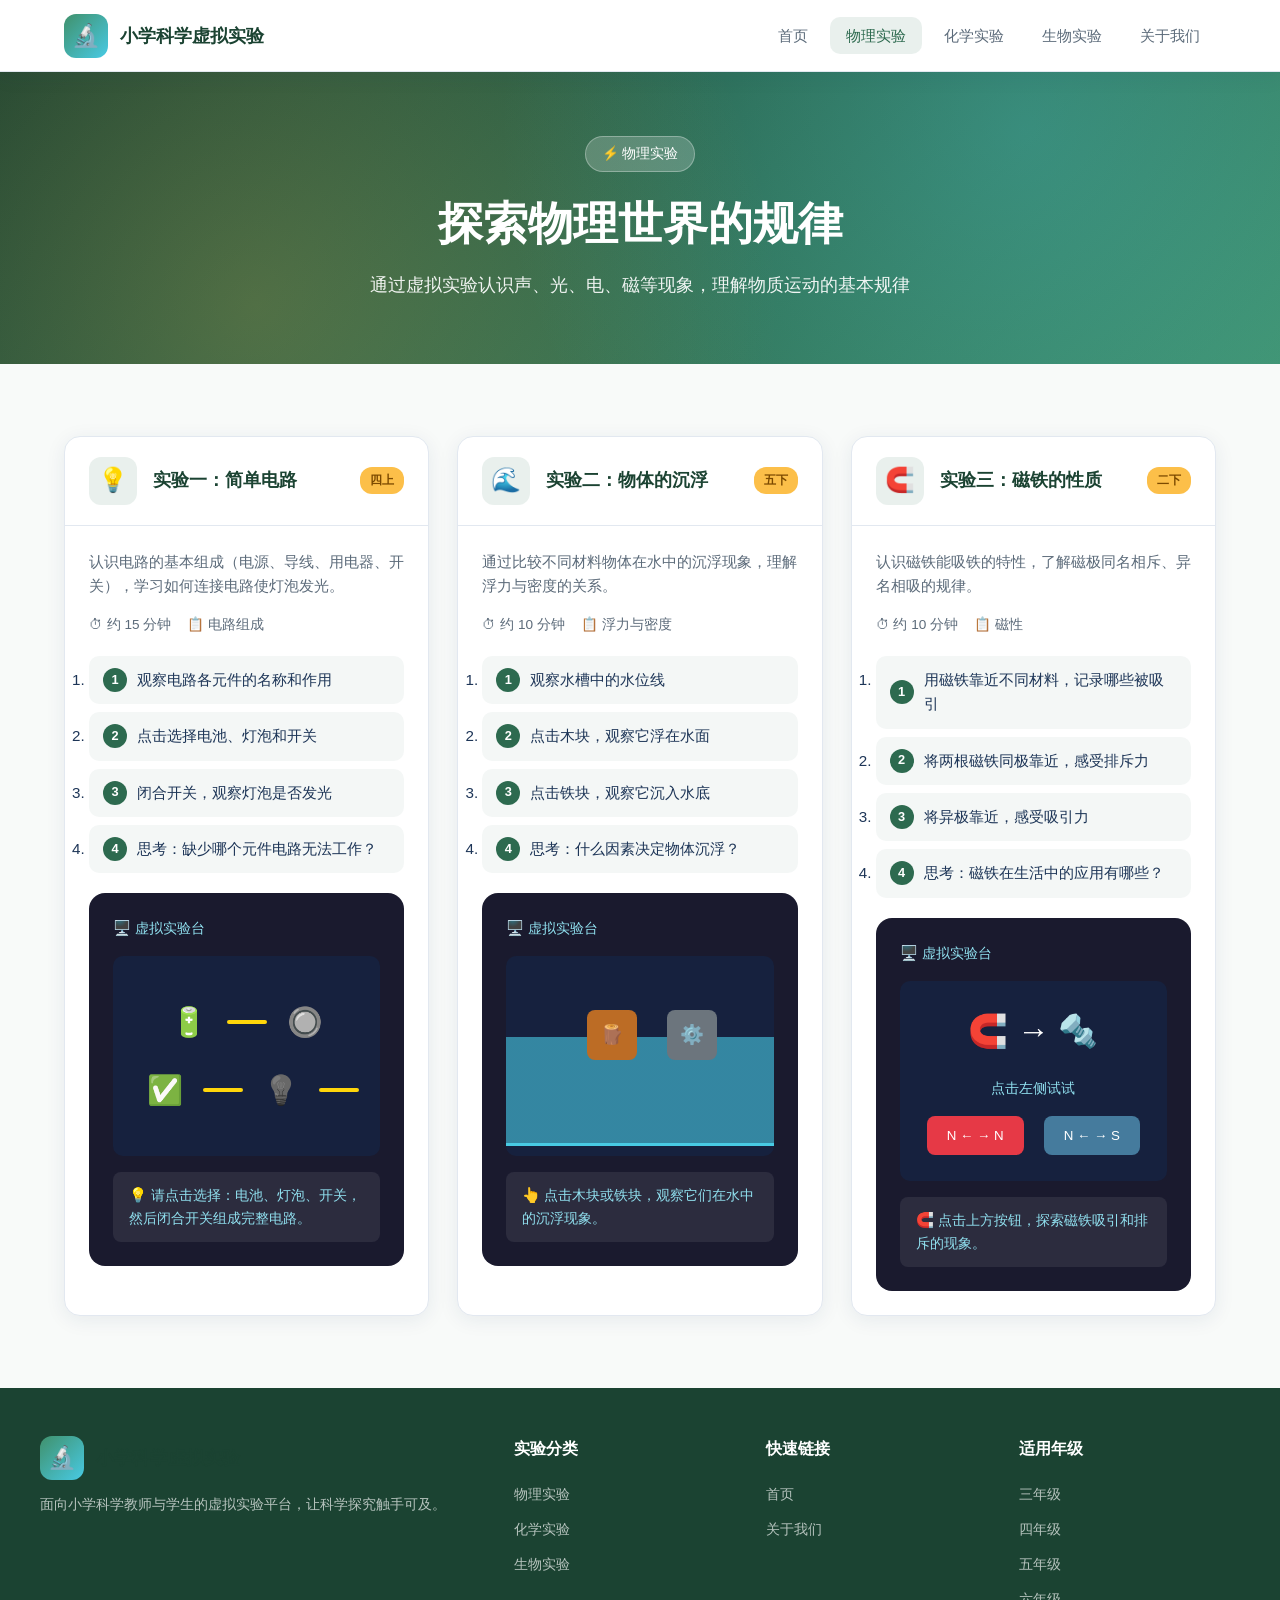
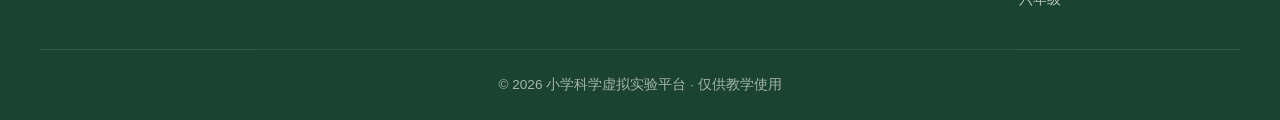
<file: physics.html>
<!DOCTYPE html>
<html lang="zh-CN">
<head>
  <meta charset="UTF-8">
  <meta name="viewport" content="width=device-width, initial-scale=1.0">
  <title>物理实验 - 小学科学虚拟实验</title>
  <link rel="stylesheet" href="css/style.css">
</head>
<body>

  <nav class="navbar">
    <div class="nav-container">
      <a href="index.html" class="logo">
        <div class="logo-icon">🔬</div>
        <span>小学科学虚拟实验</span>
      </a>
      <button class="nav-toggle" aria-label="打开菜单">
        <span></span><span></span><span></span>
      </button>
      <ul class="nav-links">
        <li><a href="index.html">首页</a></li>
        <li><a href="physics.html">物理实验</a></li>
        <li><a href="chemistry.html">化学实验</a></li>
        <li><a href="biology.html">生物实验</a></li>
        <li><a href="about.html">关于我们</a></li>
      </ul>
    </div>
  </nav>

  <header class="page-hero">
    <div class="container">
      <div class="hero-badge">⚡ 物理实验</div>
      <h1>探索物理世界的规律</h1>
      <p>通过虚拟实验认识声、光、电、磁等现象，理解物质运动的基本规律</p>
    </div>
  </header>

  <section class="section">
    <div class="container">
      <div class="experiment-grid">

        <!-- 实验1：简单电路 -->
        <article class="experiment-card">
          <div class="experiment-card-header">
            <div class="exp-icon">💡</div>
            <h3>实验一：简单电路</h3>
            <span class="grade-tag">四上</span>
          </div>
          <div class="experiment-card-body">
            <p>认识电路的基本组成（电源、导线、用电器、开关），学习如何连接电路使灯泡发光。</p>
            <div class="experiment-meta">
              <span>⏱ 约 15 分钟</span>
              <span>📋 电路组成</span>
            </div>
            <ol class="steps-list">
              <li>观察电路各元件的名称和作用</li>
              <li>点击选择电池、灯泡和开关</li>
              <li>闭合开关，观察灯泡是否发光</li>
              <li>思考：缺少哪个元件电路无法工作？</li>
            </ol>
            <div class="lab-panel">
              <div class="lab-panel-title">🖥️ 虚拟实验台</div>
              <div class="lab-canvas">
                <div class="circuit-board" id="circuit-board">
                  <div class="circuit-item" data-part="battery" title="电池">🔋</div>
                  <div class="circuit-wire"></div>
                  <div class="circuit-item" data-part="switch" title="开关（断开）">🔘</div>
                  <div class="circuit-item" data-part="switch-on" title="闭合开关">✅</div>
                  <div class="circuit-wire"></div>
                  <div class="circuit-item bulb bulb-off" data-part="bulb" title="灯泡">💡</div>
                  <div class="circuit-wire"></div>
                </div>
              </div>
              <div class="lab-result" id="circuit-result">💡 请点击选择：电池、灯泡、开关，然后闭合开关组成完整电路。</div>
            </div>
          </div>
        </article>

        <!-- 实验2：浮力 -->
        <article class="experiment-card">
          <div class="experiment-card-header">
            <div class="exp-icon">🌊</div>
            <h3>实验二：物体的沉浮</h3>
            <span class="grade-tag">五下</span>
          </div>
          <div class="experiment-card-body">
            <p>通过比较不同材料物体在水中的沉浮现象，理解浮力与密度的关系。</p>
            <div class="experiment-meta">
              <span>⏱ 约 10 分钟</span>
              <span>📋 浮力与密度</span>
            </div>
            <ol class="steps-list">
              <li>观察水槽中的水位线</li>
              <li>点击木块，观察它浮在水面</li>
              <li>点击铁块，观察它沉入水底</li>
              <li>思考：什么因素决定物体沉浮？</li>
            </ol>
            <div class="lab-panel">
              <div class="lab-panel-title">🖥️ 虚拟实验台</div>
              <div class="lab-canvas">
                <div class="buoyancy-tank" id="buoyancy-tank">
                  <div class="buoyancy-object wood" data-density="0.5" data-name="木块" style="top: 25%;">🪵</div>
                  <div class="buoyancy-object iron" data-density="7.8" data-name="铁块" style="top: 25%;">⚙️</div>
                </div>
              </div>
              <div class="lab-result" id="buoyancy-result">👆 点击木块或铁块，观察它们在水中的沉浮现象。</div>
            </div>
          </div>
        </article>

        <!-- 实验3：磁铁 -->
        <article class="experiment-card">
          <div class="experiment-card-header">
            <div class="exp-icon">🧲</div>
            <h3>实验三：磁铁的性质</h3>
            <span class="grade-tag">二下</span>
          </div>
          <div class="experiment-card-body">
            <p>认识磁铁能吸铁的特性，了解磁极同名相斥、异名相吸的规律。</p>
            <div class="experiment-meta">
              <span>⏱ 约 10 分钟</span>
              <span>📋 磁性</span>
            </div>
            <ol class="steps-list">
              <li>用磁铁靠近不同材料，记录哪些被吸引</li>
              <li>将两根磁铁同极靠近，感受排斥力</li>
              <li>将异极靠近，感受吸引力</li>
              <li>思考：磁铁在生活中的应用有哪些？</li>
            </ol>
            <div class="lab-panel">
              <div class="lab-panel-title">🖥️ 虚拟实验台</div>
              <div class="lab-canvas" style="flex-direction: column; gap: 16px; padding: 20px;">
                <div style="display: flex; gap: 20px; justify-content: center; flex-wrap: wrap;">
                  <button class="lab-controls" style="all: unset; cursor: pointer; font-size: 2rem;" onclick="this.nextElementSibling.textContent='🧲 被吸住了！铁钉具有磁性。'" title="磁铁吸铁钉">🧲 → 🔩</button>
                  <span style="color: var(--sky-light); font-size: 0.9rem; align-self: center;">点击左侧试试</span>
                </div>
                <div style="display: flex; gap: 20px; justify-content: center;">
                  <button style="padding: 12px 20px; border: none; border-radius: 8px; background: #e63946; color: #fff; cursor: pointer; font-family: inherit;" onclick="document.getElementById('magnet-result').textContent='❌ 同极相斥！N极与N极互相推开。'">N ← → N</button>
                  <button style="padding: 12px 20px; border: none; border-radius: 8px; background: #457b9d; color: #fff; cursor: pointer; font-family: inherit;" onclick="document.getElementById('magnet-result').textContent='✅ 异极相吸！N极与S极互相吸引。'">N ← → S</button>
                </div>
              </div>
              <div class="lab-result" id="magnet-result">🧲 点击上方按钮，探索磁铁吸引和排斥的现象。</div>
            </div>
          </div>
        </article>

      </div>
    </div>
  </section>

  <footer class="footer">
    <div class="footer-grid">
      <div class="footer-brand">
        <div class="logo">
          <div class="logo-icon">🔬</div>
          <span>小学科学虚拟实验</span>
        </div>
        <p>面向小学科学教师与学生的虚拟实验平台，让科学探究触手可及。</p>
      </div>
      <div class="footer-links">
        <h4>实验分类</h4>
        <a href="physics.html">物理实验</a>
        <a href="chemistry.html">化学实验</a>
        <a href="biology.html">生物实验</a>
      </div>
      <div class="footer-links">
        <h4>快速链接</h4>
        <a href="index.html">首页</a>
        <a href="about.html">关于我们</a>
      </div>
      <div class="footer-links">
        <h4>适用年级</h4>
        <a href="#">三年级</a>
        <a href="#">四年级</a>
        <a href="#">五年级</a>
        <a href="#">六年级</a>
      </div>
    </div>
    <div class="footer-bottom">
      <p>© 2026 小学科学虚拟实验平台 · 仅供教学使用</p>
    </div>
  </footer>

  <script src="js/main.js"></script>
  <script src="js/experiments.js"></script>
</body>
</html>
</file>
<file: css/style.css>
/* 小学科学虚拟实验 - 全局样式 */
:root {
  --primary: #2d6a4f;
  --primary-light: #40916c;
  --primary-dark: #1b4332;
  --accent: #f77f00;
  --accent-light: #fcbf49;
  --sky: #48cae4;
  --sky-light: #90e0ef;
  --bg: #f8faf9;
  --bg-card: #ffffff;
  --text: #1d3557;
  --text-muted: #5c6b7a;
  --border: #e2e8f0;
  --shadow: 0 4px 20px rgba(29, 53, 87, 0.08);
  --shadow-hover: 0 8px 30px rgba(29, 53, 87, 0.15);
  --radius: 16px;
  --radius-sm: 10px;
  --nav-height: 72px;
  --font: "Segoe UI", "PingFang SC", "Microsoft YaHei", sans-serif;
}

*,
*::before,
*::after {
  box-sizing: border-box;
  margin: 0;
  padding: 0;
}

html {
  scroll-behavior: smooth;
}

body {
  font-family: var(--font);
  background: var(--bg);
  color: var(--text);
  line-height: 1.6;
  min-height: 100vh;
}

img {
  max-width: 100%;
  display: block;
}

a {
  color: inherit;
  text-decoration: none;
}

ul {
  list-style: none;
}

/* 导航栏 */
.navbar {
  position: sticky;
  top: 0;
  z-index: 1000;
  height: var(--nav-height);
  background: rgba(255, 255, 255, 0.95);
  backdrop-filter: blur(12px);
  border-bottom: 1px solid var(--border);
  box-shadow: var(--shadow);
}

.nav-container {
  max-width: 1200px;
  margin: 0 auto;
  padding: 0 24px;
  height: 100%;
  display: flex;
  align-items: center;
  justify-content: space-between;
  gap: 16px;
}

.logo {
  display: flex;
  align-items: center;
  gap: 12px;
  font-weight: 700;
  font-size: 1.15rem;
  color: var(--primary-dark);
  flex-shrink: 0;
}

.logo-icon {
  width: 44px;
  height: 44px;
  background: linear-gradient(135deg, var(--primary-light), var(--sky));
  border-radius: 12px;
  display: flex;
  align-items: center;
  justify-content: center;
  font-size: 1.4rem;
}

.nav-links {
  display: flex;
  align-items: center;
  gap: 6px;
}

.nav-links a {
  padding: 10px 16px;
  border-radius: var(--radius-sm);
  font-size: 0.95rem;
  font-weight: 500;
  color: var(--text-muted);
  transition: all 0.25s ease;
}

.nav-links a:hover,
.nav-links a.active {
  background: rgba(45, 106, 79, 0.1);
  color: var(--primary);
}

.nav-toggle {
  display: none;
  flex-direction: column;
  gap: 5px;
  background: none;
  border: none;
  cursor: pointer;
  padding: 8px;
}

.nav-toggle span {
  width: 24px;
  height: 3px;
  background: var(--primary);
  border-radius: 2px;
  transition: 0.3s;
}

/* 页面头部横幅 */
.page-hero {
  background: linear-gradient(135deg, var(--primary-dark) 0%, var(--primary) 50%, var(--primary-light) 100%);
  color: #fff;
  padding: 64px 24px;
  text-align: center;
  position: relative;
  overflow: hidden;
}

.page-hero::before {
  content: "";
  position: absolute;
  inset: 0;
  background:
    radial-gradient(circle at 20% 80%, rgba(252, 191, 73, 0.2) 0%, transparent 50%),
    radial-gradient(circle at 80% 20%, rgba(72, 202, 228, 0.25) 0%, transparent 50%);
}

.page-hero .container {
  position: relative;
  z-index: 1;
}

.page-hero h1 {
  font-size: clamp(1.8rem, 4vw, 2.8rem);
  margin-bottom: 12px;
  font-weight: 800;
}

.page-hero p {
  font-size: 1.1rem;
  opacity: 0.92;
  max-width: 640px;
  margin: 0 auto;
}

.hero-badge {
  display: inline-block;
  background: rgba(255, 255, 255, 0.2);
  padding: 6px 16px;
  border-radius: 20px;
  font-size: 0.85rem;
  margin-bottom: 16px;
  border: 1px solid rgba(255, 255, 255, 0.3);
}

/* 首页大横幅 */
.home-hero {
  min-height: calc(100vh - var(--nav-height));
  display: flex;
  align-items: center;
  background: linear-gradient(160deg, #1b4332 0%, #2d6a4f 40%, #40916c 70%, #48cae4 100%);
  color: #fff;
  padding: 48px 24px;
  position: relative;
  overflow: hidden;
}

.home-hero::after {
  content: "🔬 🌱 ⚡ 🧪 🌍";
  position: absolute;
  bottom: 20px;
  right: 24px;
  font-size: 2rem;
  opacity: 0.3;
  letter-spacing: 12px;
}

.home-hero-content {
  max-width: 1200px;
  margin: 0 auto;
  display: grid;
  grid-template-columns: 1fr 1fr;
  gap: 48px;
  align-items: center;
  width: 100%;
}

.home-hero-text h1 {
  font-size: clamp(2rem, 5vw, 3.2rem);
  line-height: 1.2;
  margin-bottom: 20px;
  font-weight: 800;
}

.home-hero-text h1 span {
  color: var(--accent-light);
}

.home-hero-text p {
  font-size: 1.15rem;
  opacity: 0.9;
  margin-bottom: 32px;
  line-height: 1.8;
}

.hero-buttons {
  display: flex;
  gap: 16px;
  flex-wrap: wrap;
}

.btn {
  display: inline-flex;
  align-items: center;
  gap: 8px;
  padding: 14px 28px;
  border-radius: var(--radius-sm);
  font-size: 1rem;
  font-weight: 600;
  cursor: pointer;
  border: none;
  transition: all 0.25s ease;
  font-family: inherit;
}

.btn-primary {
  background: var(--accent);
  color: #fff;
  box-shadow: 0 4px 15px rgba(247, 127, 0, 0.4);
}

.btn-primary:hover {
  background: #e76f00;
  transform: translateY(-2px);
  box-shadow: 0 6px 20px rgba(247, 127, 0, 0.5);
}

.btn-outline {
  background: rgba(255, 255, 255, 0.15);
  color: #fff;
  border: 2px solid rgba(255, 255, 255, 0.5);
}

.btn-outline:hover {
  background: rgba(255, 255, 255, 0.25);
  transform: translateY(-2px);
}

.hero-visual {
  display: flex;
  justify-content: center;
}

.hero-card-stack {
  position: relative;
  width: 320px;
  height: 360px;
}

.hero-card {
  position: absolute;
  width: 260px;
  padding: 24px;
  background: rgba(255, 255, 255, 0.95);
  border-radius: var(--radius);
  color: var(--text);
  box-shadow: var(--shadow-hover);
}

.hero-card:nth-child(1) {
  top: 0;
  left: 0;
  transform: rotate(-6deg);
  z-index: 1;
}

.hero-card:nth-child(2) {
  top: 80px;
  left: 40px;
  transform: rotate(3deg);
  z-index: 2;
}

.hero-card:nth-child(3) {
  top: 160px;
  left: 10px;
  transform: rotate(-2deg);
  z-index: 3;
}

.hero-card .card-icon {
  font-size: 2.5rem;
  margin-bottom: 12px;
}

.hero-card h3 {
  font-size: 1.1rem;
  margin-bottom: 8px;
  color: var(--primary);
}

.hero-card p {
  font-size: 0.9rem;
  color: var(--text-muted);
}

/* 通用容器与区块 */
.container {
  max-width: 1200px;
  margin: 0 auto;
  padding: 0 24px;
}

.section {
  padding: 72px 0;
}

.section-header {
  text-align: center;
  margin-bottom: 48px;
}

.section-header h2 {
  font-size: clamp(1.6rem, 3vw, 2.2rem);
  color: var(--primary-dark);
  margin-bottom: 12px;
}

.section-header p {
  color: var(--text-muted);
  max-width: 560px;
  margin: 0 auto;
}

.section-tag {
  display: inline-block;
  background: rgba(45, 106, 79, 0.1);
  color: var(--primary);
  padding: 4px 14px;
  border-radius: 20px;
  font-size: 0.85rem;
  font-weight: 600;
  margin-bottom: 12px;
}

/* 特色卡片 */
.features-grid {
  display: grid;
  grid-template-columns: repeat(auto-fit, minmax(260px, 1fr));
  gap: 24px;
}

.feature-card {
  background: var(--bg-card);
  padding: 32px 28px;
  border-radius: var(--radius);
  box-shadow: var(--shadow);
  border: 1px solid var(--border);
  transition: all 0.3s ease;
}

.feature-card:hover {
  transform: translateY(-6px);
  box-shadow: var(--shadow-hover);
  border-color: var(--primary-light);
}

.feature-icon {
  width: 56px;
  height: 56px;
  border-radius: 14px;
  display: flex;
  align-items: center;
  justify-content: center;
  font-size: 1.6rem;
  margin-bottom: 20px;
}

.feature-icon.green { background: rgba(45, 106, 79, 0.12); }
.feature-icon.orange { background: rgba(247, 127, 0, 0.12); }
.feature-icon.blue { background: rgba(72, 202, 228, 0.15); }
.feature-icon.purple { background: rgba(114, 9, 183, 0.1); }

.feature-card h3 {
  font-size: 1.15rem;
  margin-bottom: 10px;
  color: var(--primary-dark);
}

.feature-card p {
  color: var(--text-muted);
  font-size: 0.95rem;
}

/* 学科分类卡片 */
.subject-grid {
  display: grid;
  grid-template-columns: repeat(auto-fit, minmax(280px, 1fr));
  gap: 28px;
}

.subject-card {
  background: var(--bg-card);
  border-radius: var(--radius);
  overflow: hidden;
  box-shadow: var(--shadow);
  border: 1px solid var(--border);
  transition: all 0.3s ease;
}

.subject-card:hover {
  transform: translateY(-8px);
  box-shadow: var(--shadow-hover);
}

.subject-card-header {
  padding: 32px 28px 24px;
  color: #fff;
  position: relative;
}

.subject-card-header.physics { background: linear-gradient(135deg, #4361ee, #3a0ca3); }
.subject-card-header.chemistry { background: linear-gradient(135deg, #f77f00, #d62828); }
.subject-card-header.biology { background: linear-gradient(135deg, #2d6a4f, #52b788); }

.subject-card-header .subject-icon {
  font-size: 2.5rem;
  margin-bottom: 12px;
}

.subject-card-header h3 {
  font-size: 1.4rem;
  margin-bottom: 8px;
}

.subject-card-header p {
  opacity: 0.9;
  font-size: 0.95rem;
}

.subject-card-body {
  padding: 24px 28px 28px;
}

.subject-card-body ul {
  margin-bottom: 20px;
}

.subject-card-body li {
  padding: 8px 0;
  color: var(--text-muted);
  font-size: 0.95rem;
  border-bottom: 1px dashed var(--border);
  display: flex;
  align-items: center;
  gap: 8px;
}

.subject-card-body li::before {
  content: "✓";
  color: var(--primary-light);
  font-weight: bold;
}

.subject-card-body .btn {
  width: 100%;
  justify-content: center;
  background: var(--primary);
  color: #fff;
}

.subject-card-body .btn:hover {
  background: var(--primary-dark);
}

/* 实验卡片 */
.experiment-grid {
  display: grid;
  grid-template-columns: repeat(auto-fit, minmax(340px, 1fr));
  gap: 28px;
}

.experiment-card {
  background: var(--bg-card);
  border-radius: var(--radius);
  overflow: hidden;
  box-shadow: var(--shadow);
  border: 1px solid var(--border);
}

.experiment-card-header {
  padding: 20px 24px;
  display: flex;
  align-items: center;
  gap: 16px;
  border-bottom: 1px solid var(--border);
}

.experiment-card-header .exp-icon {
  width: 48px;
  height: 48px;
  border-radius: 12px;
  display: flex;
  align-items: center;
  justify-content: center;
  font-size: 1.5rem;
  background: rgba(45, 106, 79, 0.1);
}

.experiment-card-header h3 {
  font-size: 1.1rem;
  color: var(--primary-dark);
}

.experiment-card-header .grade-tag {
  margin-left: auto;
  background: var(--accent-light);
  color: #7c4a00;
  padding: 4px 10px;
  border-radius: 12px;
  font-size: 0.75rem;
  font-weight: 600;
}

.experiment-card-body {
  padding: 24px;
}

.experiment-card-body p {
  color: var(--text-muted);
  font-size: 0.95rem;
  margin-bottom: 16px;
}

.experiment-meta {
  display: flex;
  gap: 16px;
  flex-wrap: wrap;
  margin-bottom: 20px;
}

.experiment-meta span {
  font-size: 0.85rem;
  color: var(--text-muted);
  display: flex;
  align-items: center;
  gap: 4px;
}

/* 虚拟实验交互区 */
.lab-panel {
  background: #1a1a2e;
  border-radius: var(--radius);
  padding: 24px;
  margin-top: 20px;
  color: #fff;
}

.lab-panel-title {
  font-size: 0.9rem;
  color: var(--sky-light);
  margin-bottom: 16px;
  display: flex;
  align-items: center;
  gap: 8px;
}

.lab-canvas {
  background: #16213e;
  border-radius: var(--radius-sm);
  min-height: 200px;
  display: flex;
  align-items: center;
  justify-content: center;
  position: relative;
  overflow: hidden;
  margin-bottom: 16px;
}

.lab-controls {
  display: flex;
  gap: 10px;
  flex-wrap: wrap;
}

.lab-controls button {
  padding: 8px 16px;
  border-radius: 8px;
  border: none;
  background: var(--primary-light);
  color: #fff;
  cursor: pointer;
  font-family: inherit;
  font-size: 0.9rem;
  transition: 0.2s;
}

.lab-controls button:hover {
  background: var(--primary);
}

.lab-controls button.active {
  background: var(--accent);
}

.lab-result {
  margin-top: 12px;
  padding: 12px 16px;
  background: rgba(255, 255, 255, 0.08);
  border-radius: 8px;
  font-size: 0.9rem;
  color: var(--sky-light);
}

/* 电路实验 */
.circuit-board {
  display: flex;
  align-items: center;
  gap: 8px;
  padding: 20px;
  flex-wrap: wrap;
  justify-content: center;
}

.circuit-item {
  width: 60px;
  height: 60px;
  border-radius: 12px;
  display: flex;
  align-items: center;
  justify-content: center;
  font-size: 1.8rem;
  cursor: pointer;
  transition: 0.2s;
  border: 2px solid transparent;
}

.circuit-item:hover {
  border-color: var(--sky);
}

.circuit-item.selected {
  border-color: var(--accent);
  box-shadow: 0 0 15px rgba(247, 127, 0, 0.5);
}

.circuit-wire {
  width: 40px;
  height: 4px;
  background: #ffd60a;
  border-radius: 2px;
}

.bulb-off { filter: grayscale(1) brightness(0.5); }
.bulb-on { filter: none; animation: glow 1s ease infinite alternate; }

@keyframes glow {
  from { filter: drop-shadow(0 0 5px #ffd60a); }
  to { filter: drop-shadow(0 0 20px #ffd60a); }
}

/* 浮力实验 */
.buoyancy-tank {
  width: 100%;
  height: 180px;
  background: linear-gradient(to bottom, transparent 40%, rgba(72, 202, 228, 0.6) 40%);
  position: relative;
  border-bottom: 3px solid var(--sky);
}

.buoyancy-object {
  position: absolute;
  width: 50px;
  height: 50px;
  border-radius: 8px;
  display: flex;
  align-items: center;
  justify-content: center;
  font-size: 1.2rem;
  cursor: grab;
  transition: top 0.5s ease, left 0.3s ease;
  user-select: none;
}

.buoyancy-object.wood {
  background: #bc6c25;
  left: 30%;
}

.buoyancy-object.iron {
  background: #6c757d;
  left: 60%;
}

/* 溶解实验 */
.dissolve-cup {
  width: 120px;
  height: 140px;
  border: 3px solid rgba(255, 255, 255, 0.4);
  border-top: none;
  border-radius: 0 0 20px 20px;
  margin: 0 auto;
  position: relative;
  overflow: hidden;
}

.dissolve-liquid {
  position: absolute;
  bottom: 0;
  left: 0;
  right: 0;
  background: rgba(72, 202, 228, 0.7);
  transition: height 0.5s, background 0.5s;
}

.dissolve-particles {
  position: absolute;
  inset: 0;
  pointer-events: none;
}

/* pH 指示剂 */
.ph-strip {
  display: flex;
  gap: 12px;
  justify-content: center;
  flex-wrap: wrap;
}

.ph-item {
  width: 80px;
  padding: 16px 8px;
  border-radius: 12px;
  text-align: center;
  cursor: pointer;
  transition: 0.3s;
  border: 2px solid transparent;
}

.ph-item:hover,
.ph-item.active {
  border-color: #fff;
  transform: scale(1.05);
}

.ph-item .ph-label {
  font-size: 0.8rem;
  margin-top: 8px;
  opacity: 0.8;
}

/* 植物生长 */
.plant-stages {
  display: flex;
  justify-content: space-around;
  align-items: flex-end;
  height: 160px;
  padding: 0 20px;
}

.plant-stage {
  text-align: center;
  cursor: pointer;
  transition: 0.3s;
  opacity: 0.5;
}

.plant-stage.active {
  opacity: 1;
  transform: scale(1.1);
}

.plant-stage .plant-emoji {
  font-size: 2.5rem;
  display: block;
  margin-bottom: 8px;
}

.plant-stage span {
  font-size: 0.75rem;
  color: var(--sky-light);
}

/* 步骤列表 */
.steps-list {
  counter-reset: step;
  margin: 20px 0;
}

.steps-list li {
  counter-increment: step;
  padding: 12px 16px 12px 48px;
  position: relative;
  margin-bottom: 8px;
  background: rgba(45, 106, 79, 0.05);
  border-radius: var(--radius-sm);
  color: var(--text);
  font-size: 0.95rem;
}

.steps-list li::before {
  content: counter(step);
  position: absolute;
  left: 14px;
  top: 50%;
  transform: translateY(-50%);
  width: 24px;
  height: 24px;
  background: var(--primary);
  color: #fff;
  border-radius: 50%;
  display: flex;
  align-items: center;
  justify-content: center;
  font-size: 0.8rem;
  font-weight: bold;
}

/* 关于页面 */
.about-content {
  display: grid;
  grid-template-columns: 1fr 1fr;
  gap: 48px;
  align-items: start;
}

.about-text h3 {
  color: var(--primary-dark);
  margin: 24px 0 12px;
  font-size: 1.2rem;
}

.about-text p,
.about-text li {
  color: var(--text-muted);
  margin-bottom: 10px;
}

.about-text ul {
  padding-left: 20px;
  list-style: disc;
}

.about-stats {
  display: grid;
  grid-template-columns: 1fr 1fr;
  gap: 16px;
}

.stat-box {
  background: var(--bg-card);
  padding: 24px;
  border-radius: var(--radius);
  text-align: center;
  box-shadow: var(--shadow);
  border: 1px solid var(--border);
}

.stat-box .stat-num {
  font-size: 2rem;
  font-weight: 800;
  color: var(--primary);
}

.stat-box .stat-label {
  font-size: 0.9rem;
  color: var(--text-muted);
  margin-top: 4px;
}

.contact-form {
  background: var(--bg-card);
  padding: 32px;
  border-radius: var(--radius);
  box-shadow: var(--shadow);
  border: 1px solid var(--border);
}

.form-group {
  margin-bottom: 20px;
}

.form-group label {
  display: block;
  margin-bottom: 8px;
  font-weight: 600;
  font-size: 0.9rem;
}

.form-group input,
.form-group textarea,
.form-group select {
  width: 100%;
  padding: 12px 16px;
  border: 1px solid var(--border);
  border-radius: var(--radius-sm);
  font-family: inherit;
  font-size: 0.95rem;
  transition: 0.2s;
}

.form-group input:focus,
.form-group textarea:focus,
.form-group select:focus {
  outline: none;
  border-color: var(--primary-light);
  box-shadow: 0 0 0 3px rgba(45, 106, 79, 0.15);
}

.form-group textarea {
  min-height: 120px;
  resize: vertical;
}

/* 页脚 */
.footer {
  background: var(--primary-dark);
  color: rgba(255, 255, 255, 0.85);
  padding: 48px 24px 24px;
  margin-top: auto;
}

.footer-grid {
  max-width: 1200px;
  margin: 0 auto;
  display: grid;
  grid-template-columns: 2fr 1fr 1fr 1fr;
  gap: 32px;
  margin-bottom: 32px;
}

.footer-brand p {
  margin-top: 12px;
  font-size: 0.9rem;
  opacity: 0.8;
  line-height: 1.7;
}

.footer h4 {
  font-size: 1rem;
  margin-bottom: 16px;
  color: #fff;
}

.footer-links a {
  display: block;
  padding: 6px 0;
  font-size: 0.9rem;
  opacity: 0.8;
  transition: 0.2s;
}

.footer-links a:hover {
  opacity: 1;
  color: var(--accent-light);
}

.footer-bottom {
  max-width: 1200px;
  margin: 0 auto;
  padding-top: 24px;
  border-top: 1px solid rgba(255, 255, 255, 0.15);
  text-align: center;
  font-size: 0.85rem;
  opacity: 0.7;
}

/* 提示消息 */
.toast {
  position: fixed;
  bottom: 24px;
  right: 24px;
  background: var(--primary-dark);
  color: #fff;
  padding: 14px 24px;
  border-radius: var(--radius-sm);
  box-shadow: var(--shadow-hover);
  transform: translateY(100px);
  opacity: 0;
  transition: all 0.3s ease;
  z-index: 2000;
}

.toast.show {
  transform: translateY(0);
  opacity: 1;
}

/* 响应式 */
@media (max-width: 900px) {
  .home-hero-content {
    grid-template-columns: 1fr;
    text-align: center;
  }

  .hero-visual {
    display: none;
  }

  .hero-buttons {
    justify-content: center;
  }

  .about-content {
    grid-template-columns: 1fr;
  }

  .footer-grid {
    grid-template-columns: 1fr 1fr;
  }
}

@media (max-width: 640px) {
  .nav-toggle {
    display: flex;
  }

  .nav-links {
    position: fixed;
    top: var(--nav-height);
    left: 0;
    right: 0;
    background: #fff;
    flex-direction: column;
    padding: 16px;
    gap: 4px;
    box-shadow: var(--shadow);
    transform: translateY(-120%);
    opacity: 0;
    transition: 0.3s;
    pointer-events: none;
  }

  .nav-links.open {
    transform: translateY(0);
    opacity: 1;
    pointer-events: all;
  }

  .nav-links a {
    width: 100%;
    text-align: center;
    padding: 14px;
  }

  .experiment-grid {
    grid-template-columns: 1fr;
  }

  .footer-grid {
    grid-template-columns: 1fr;
  }
}
</file>
